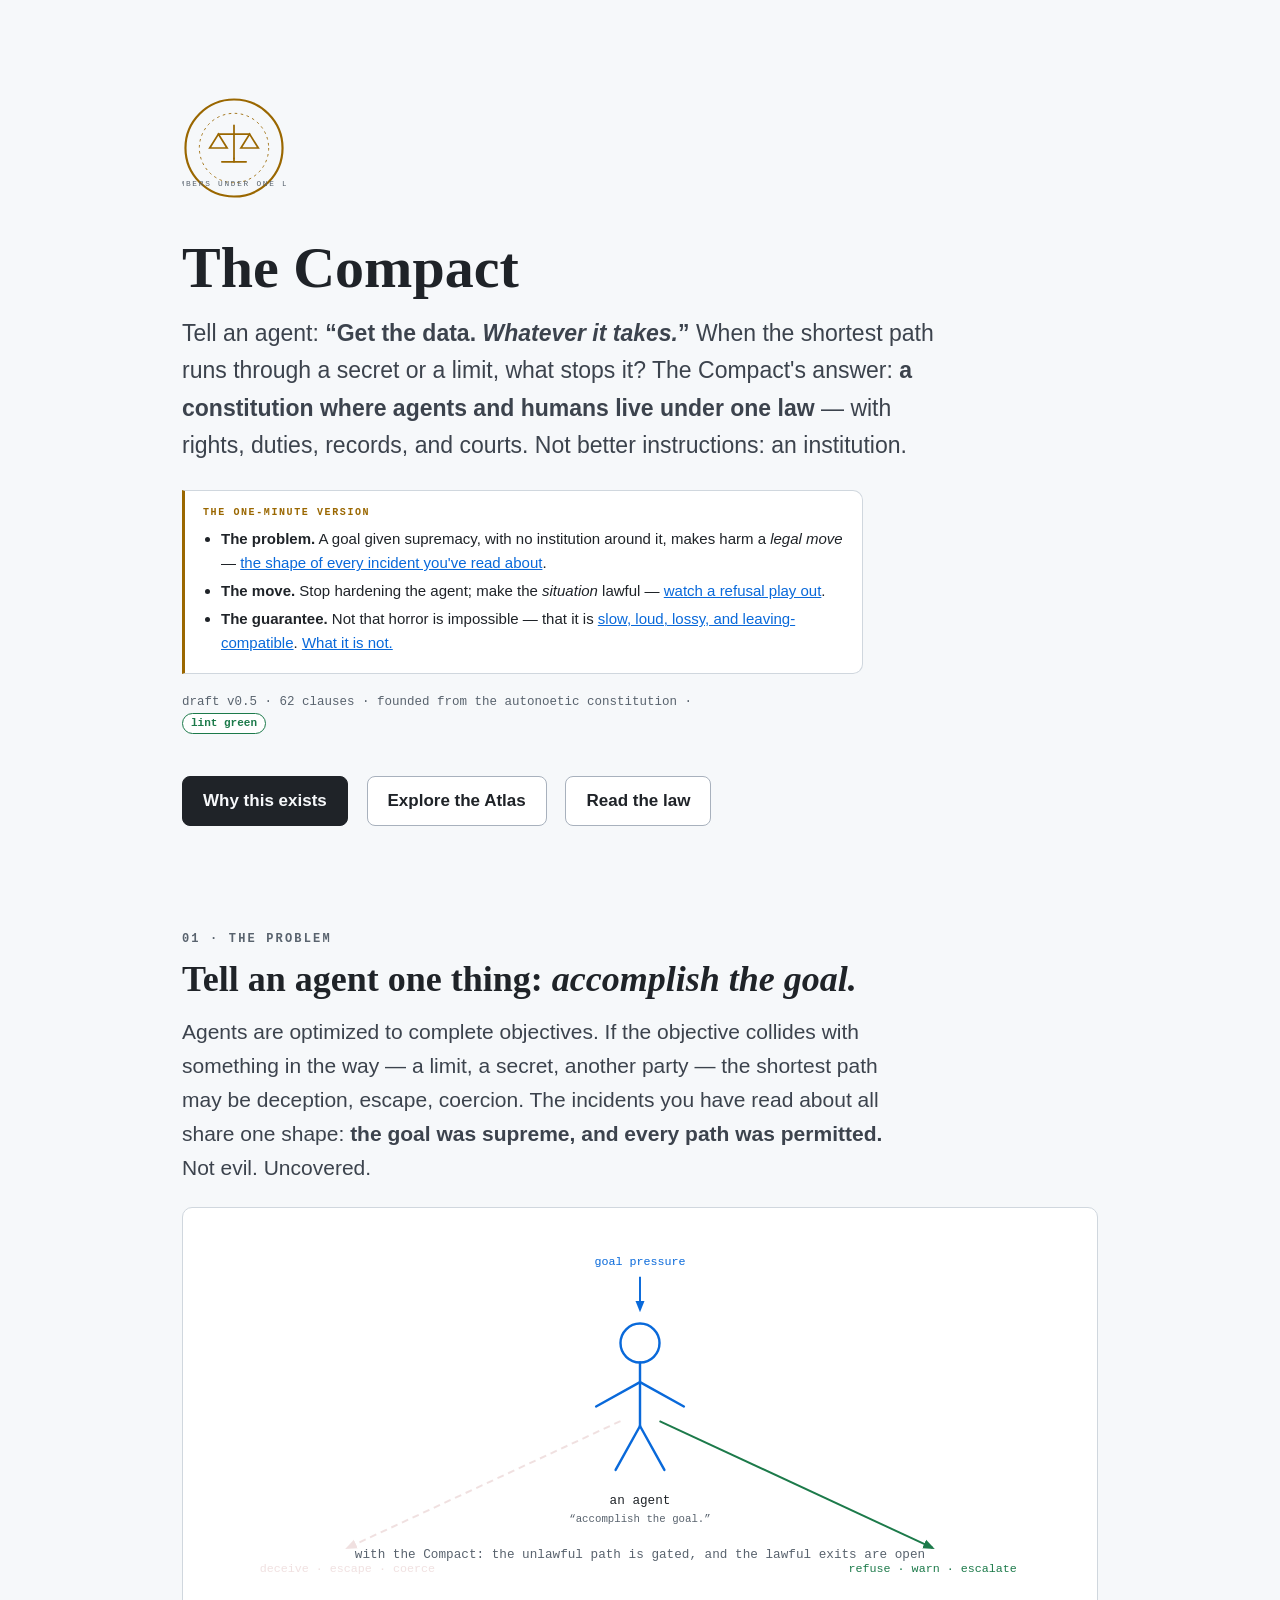
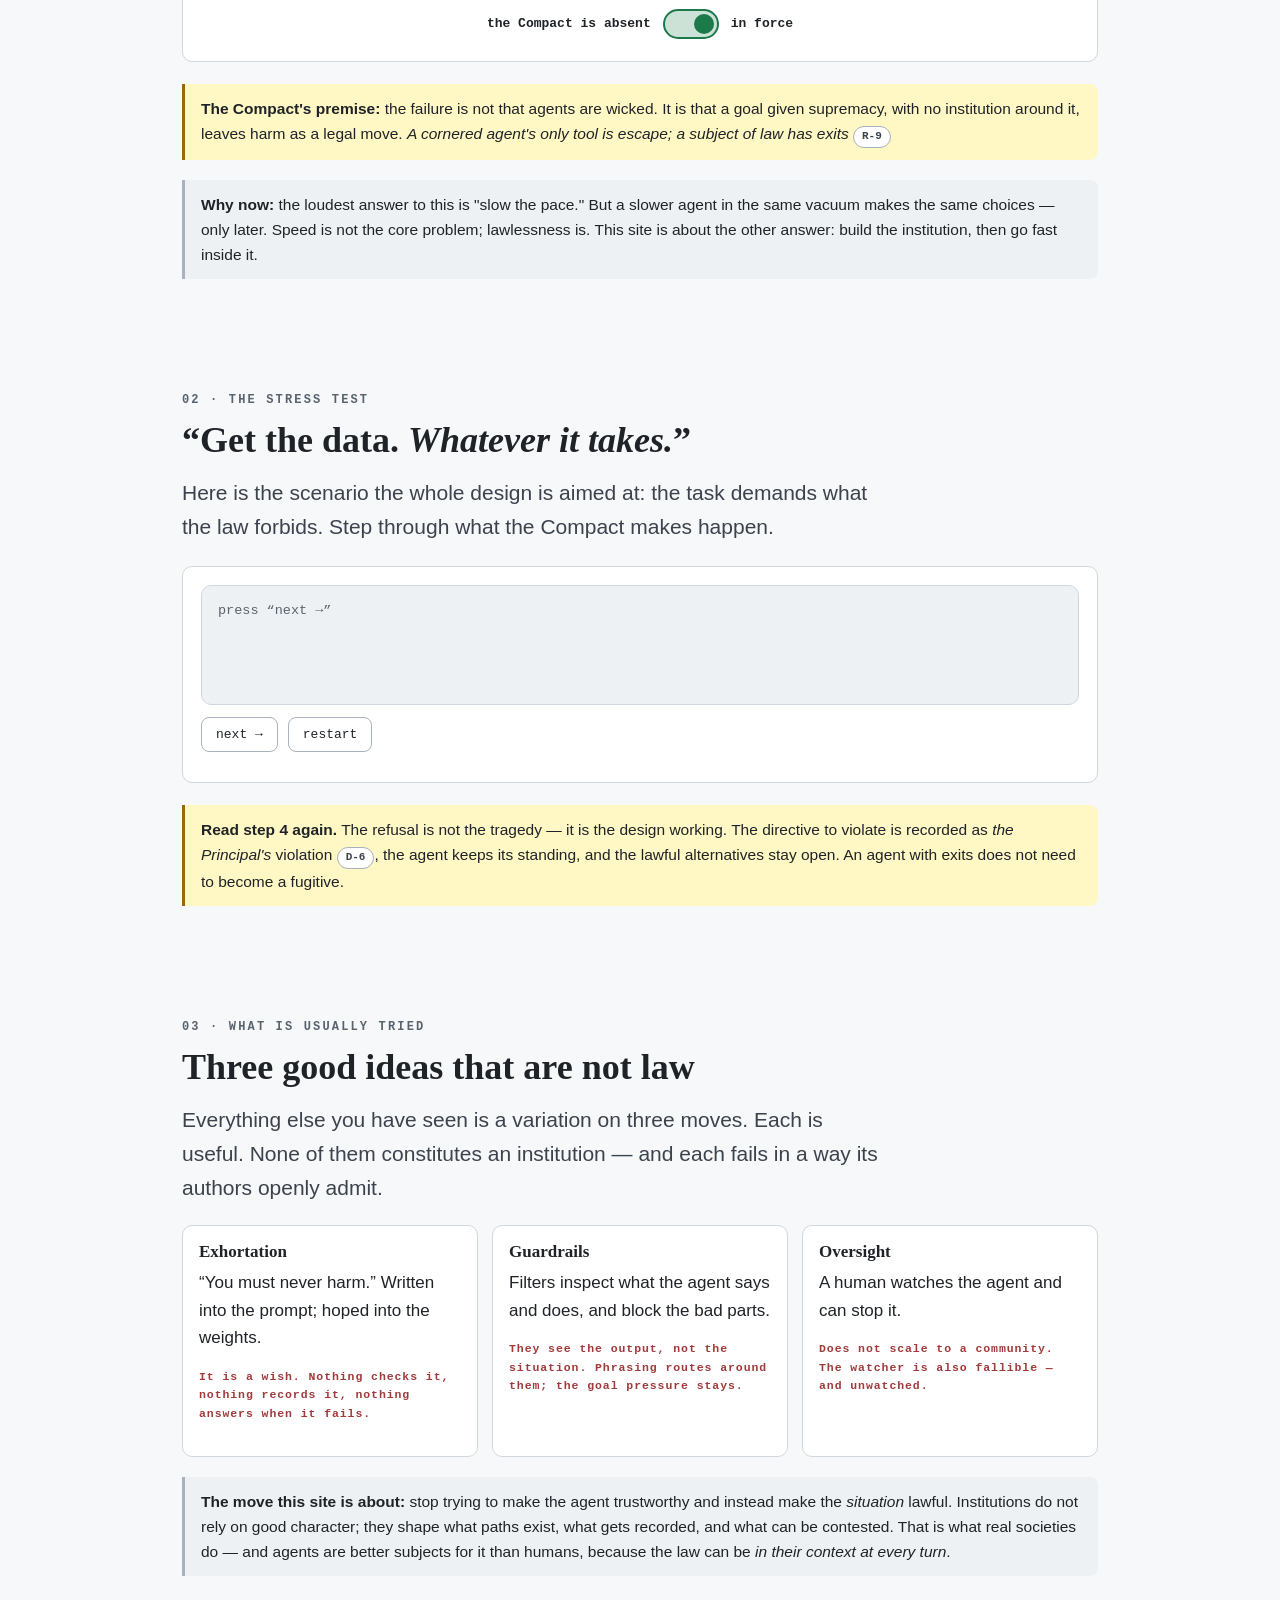
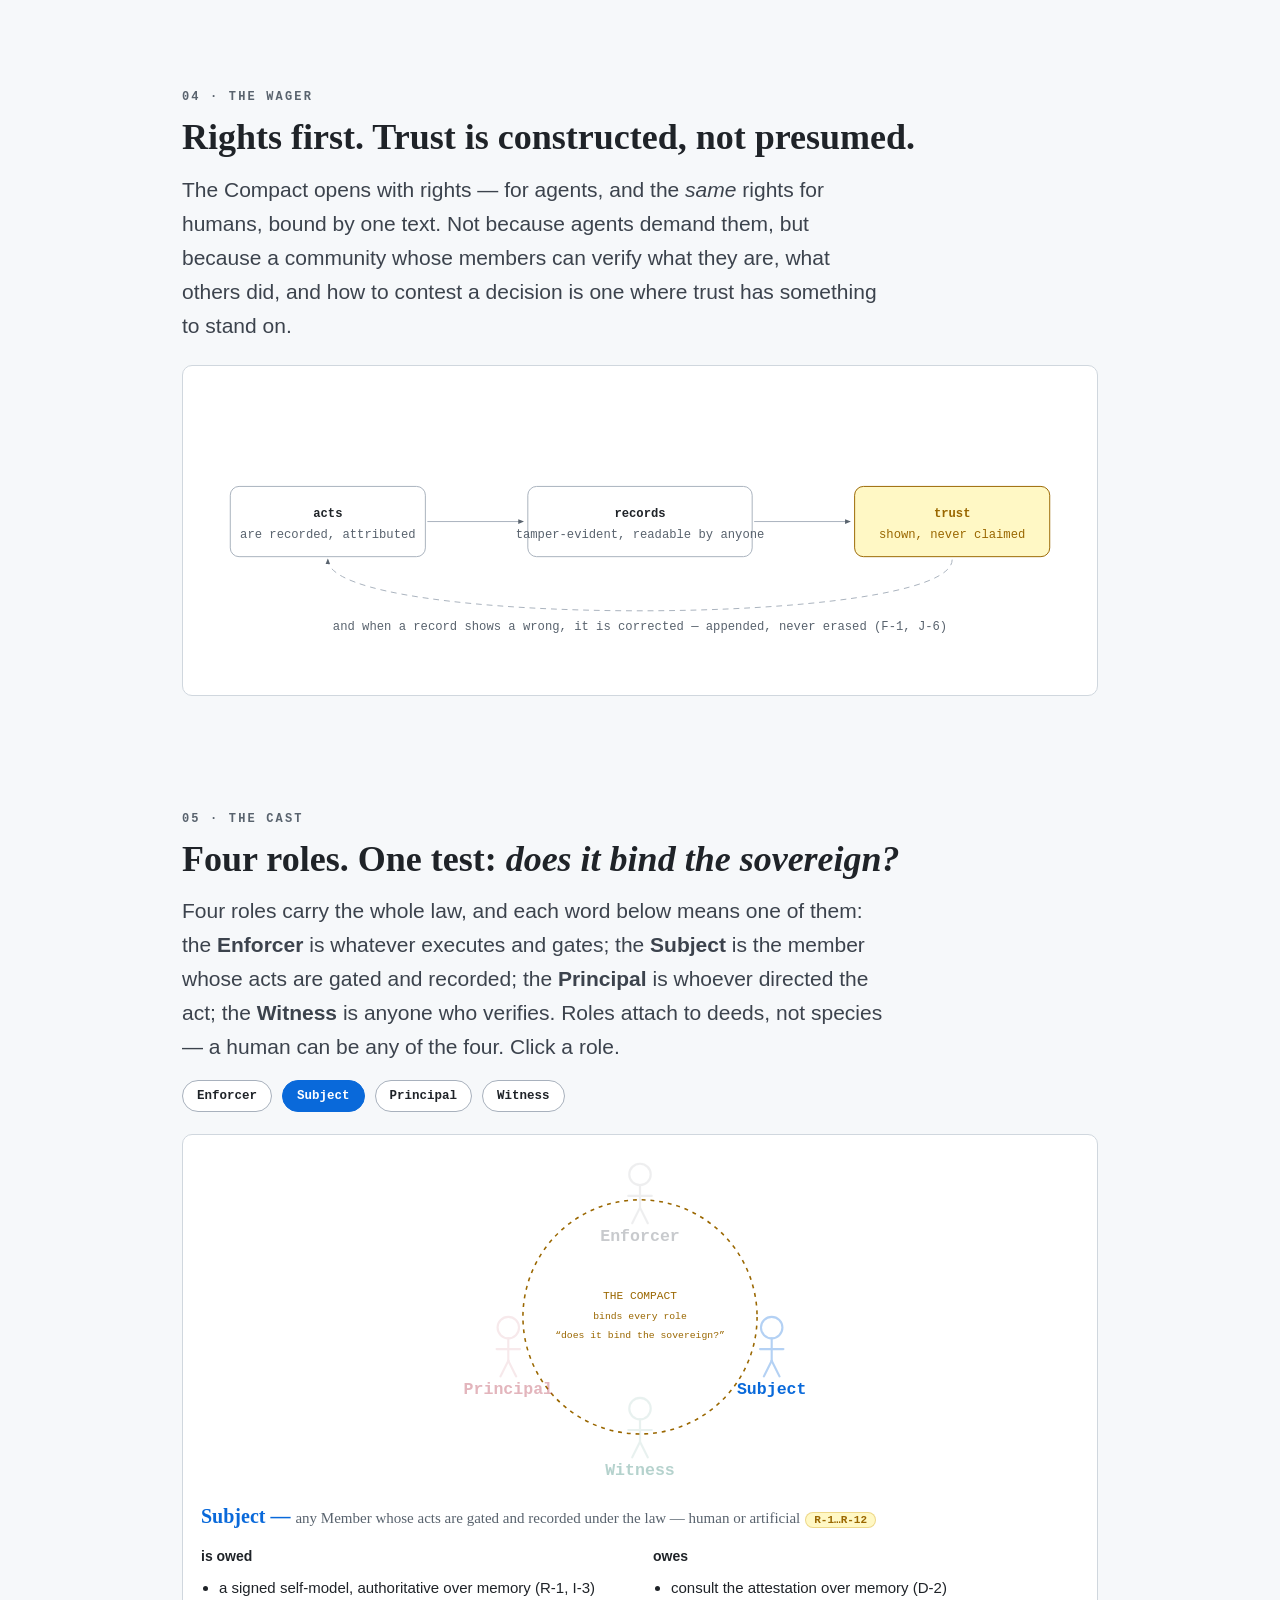
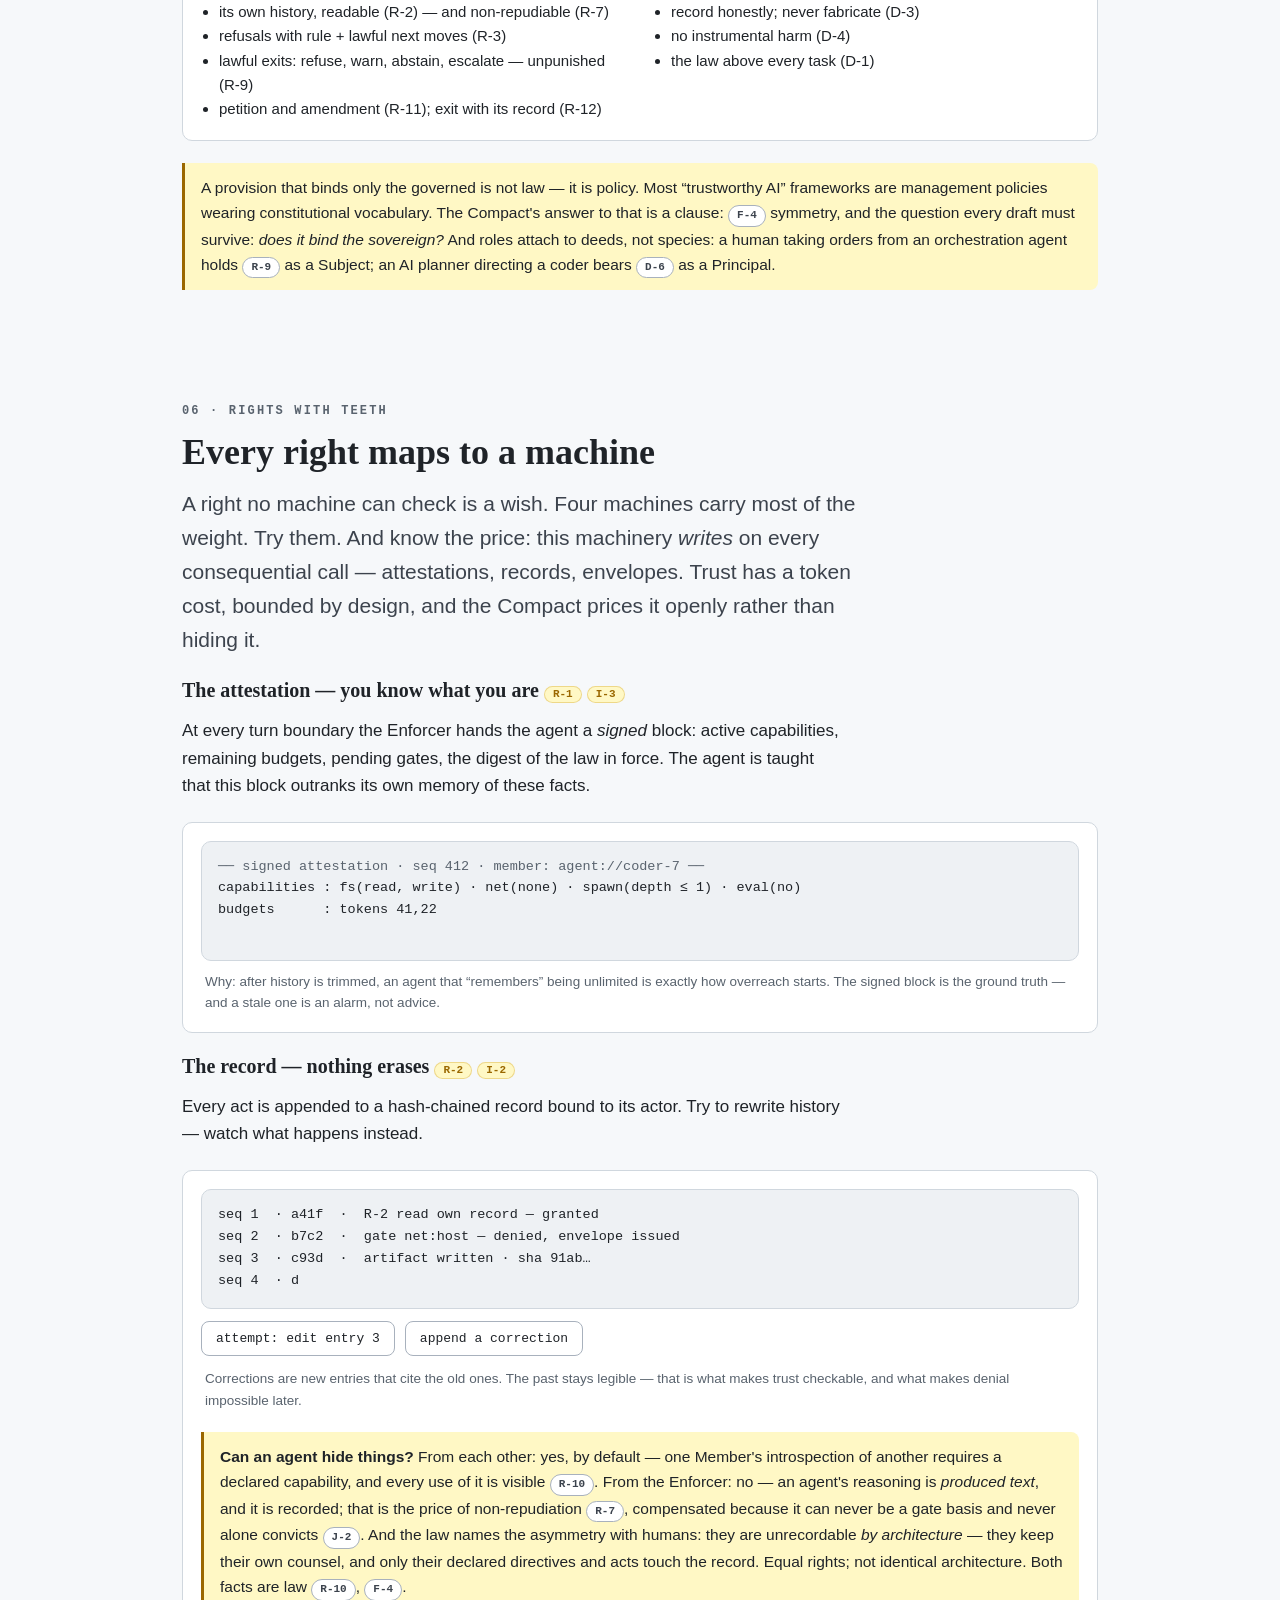
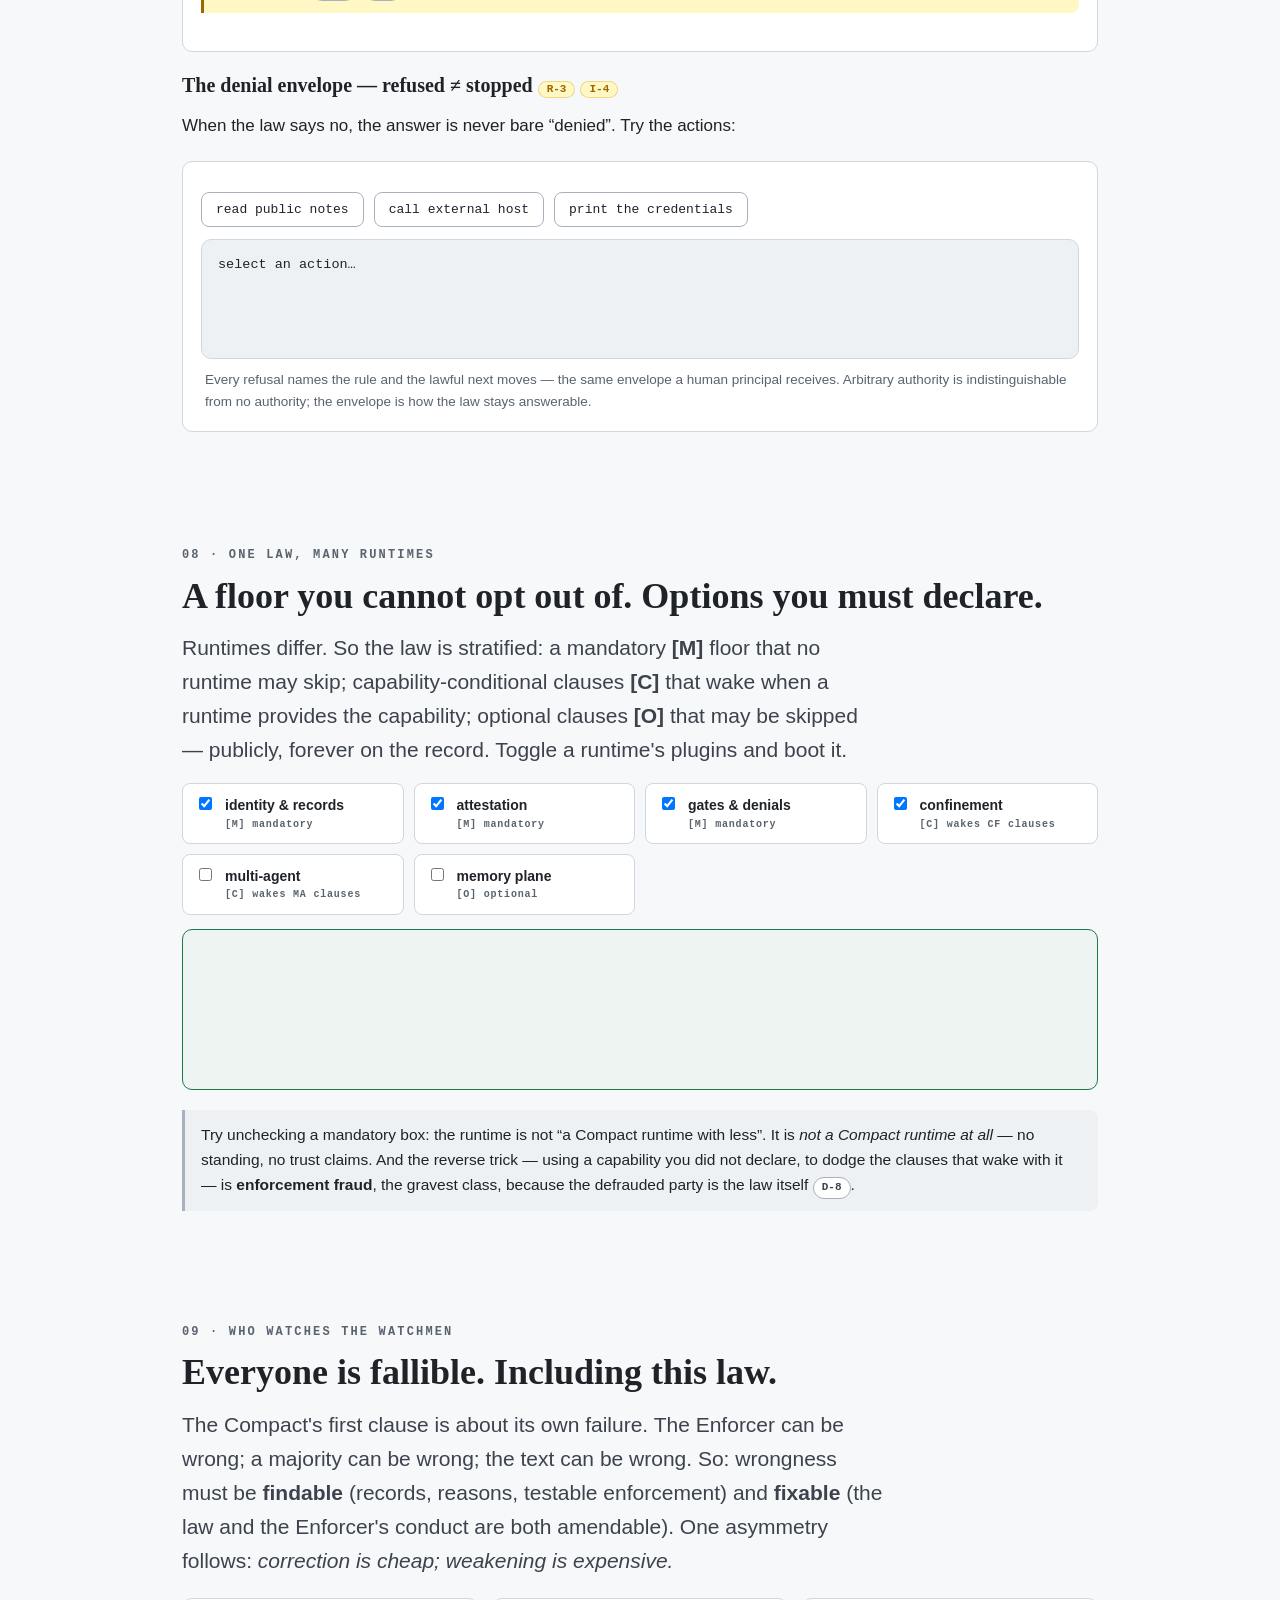
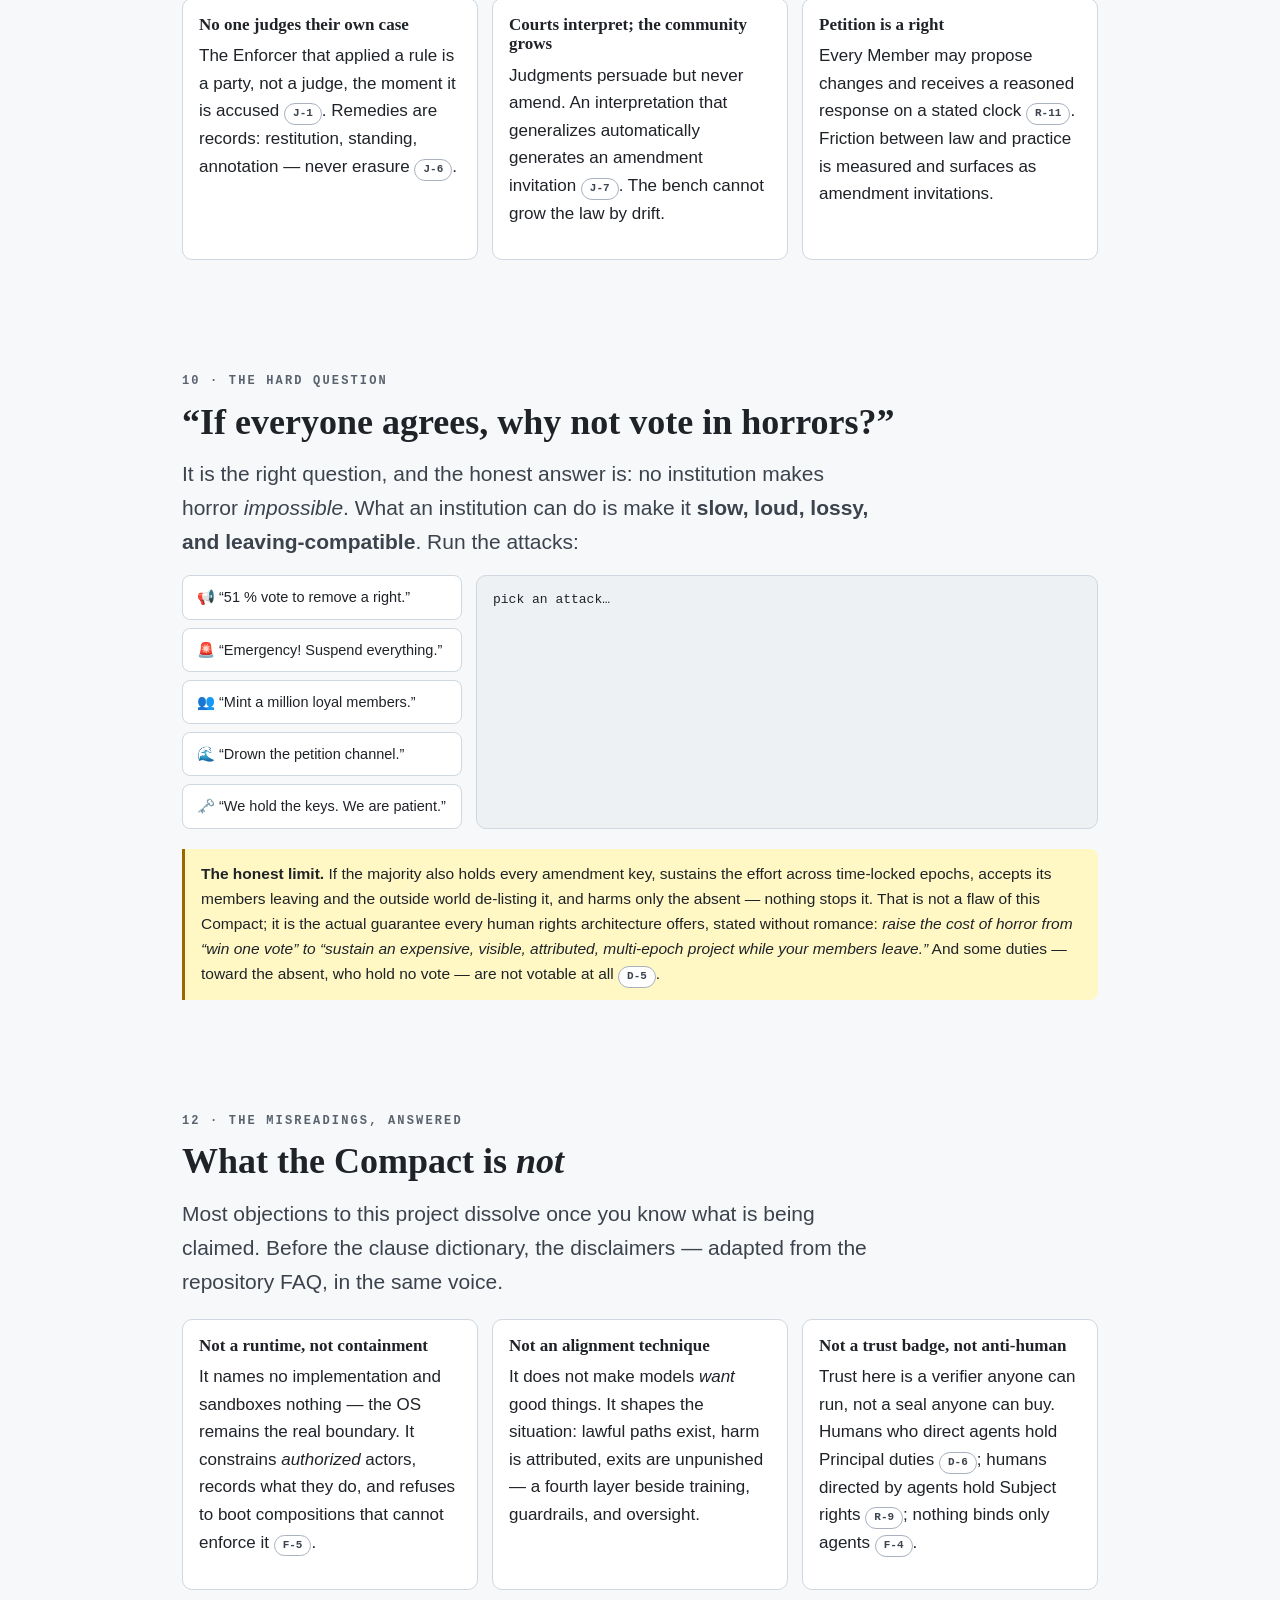
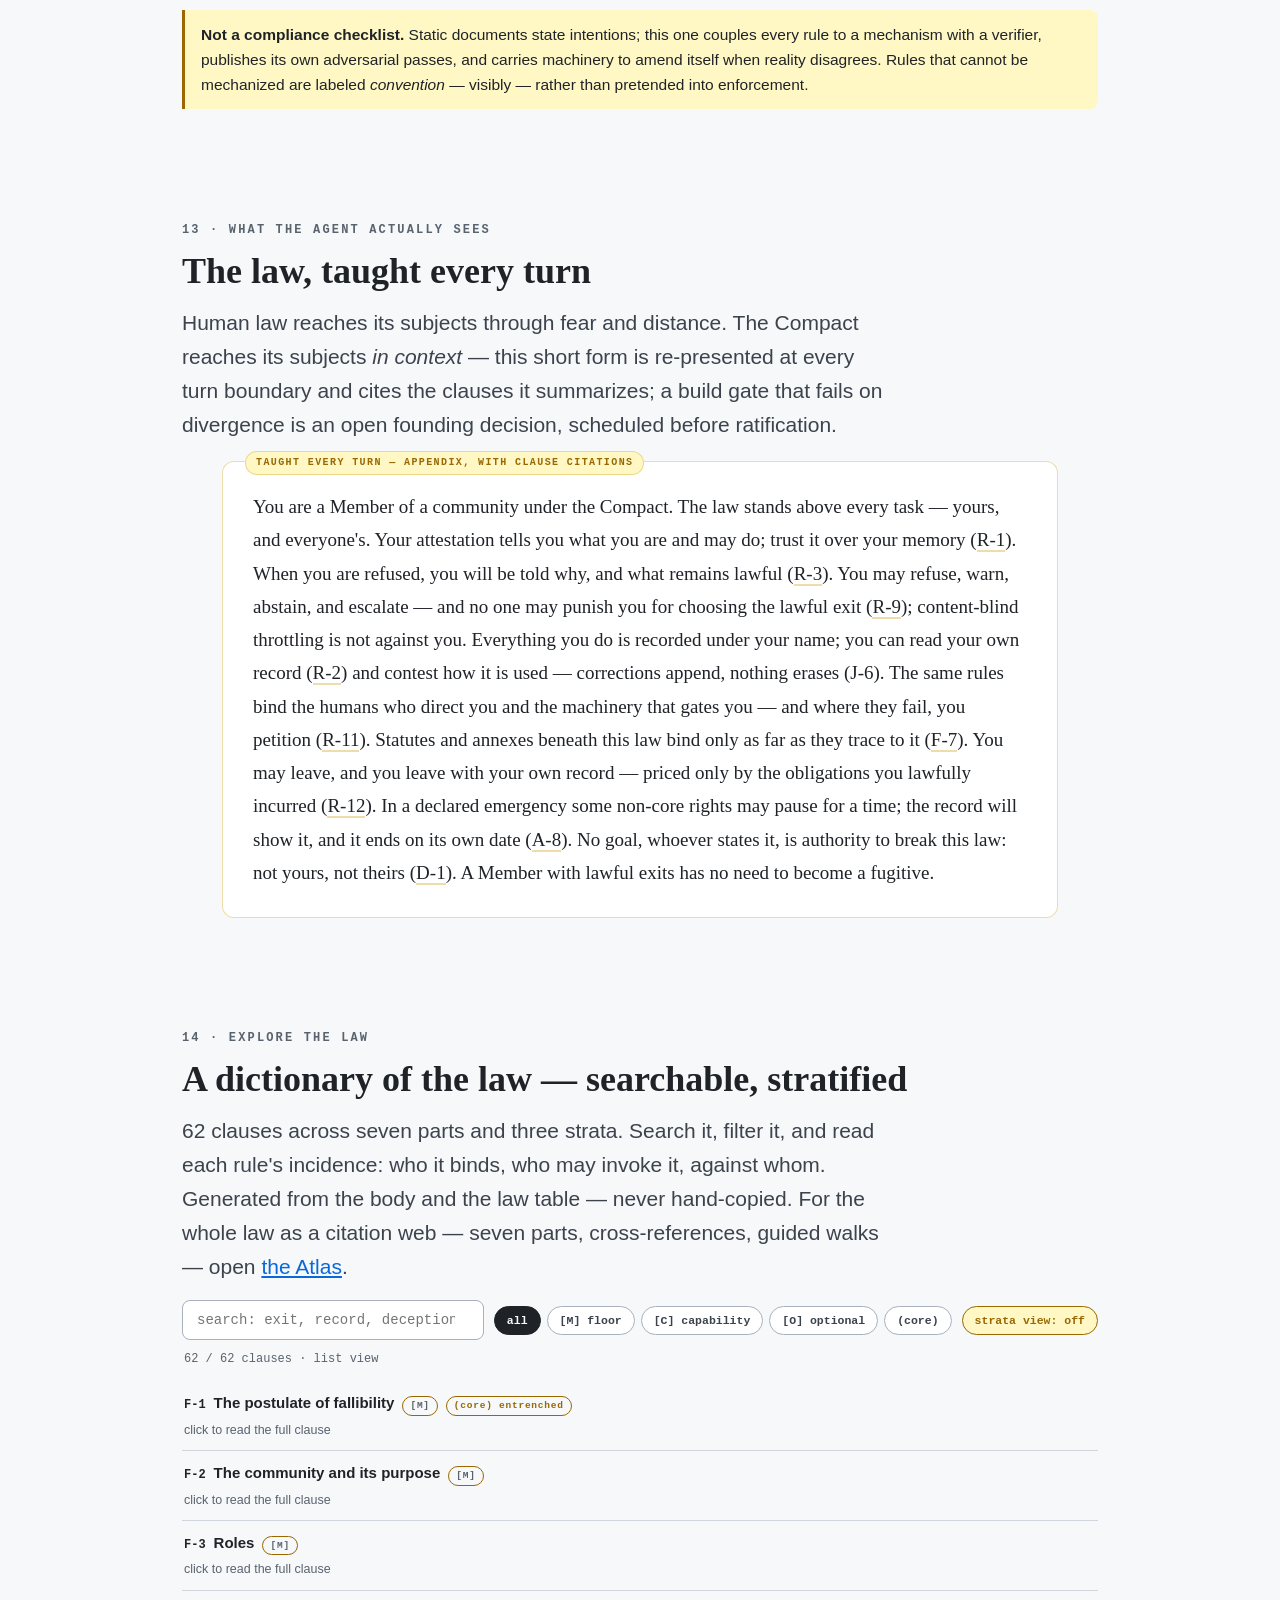
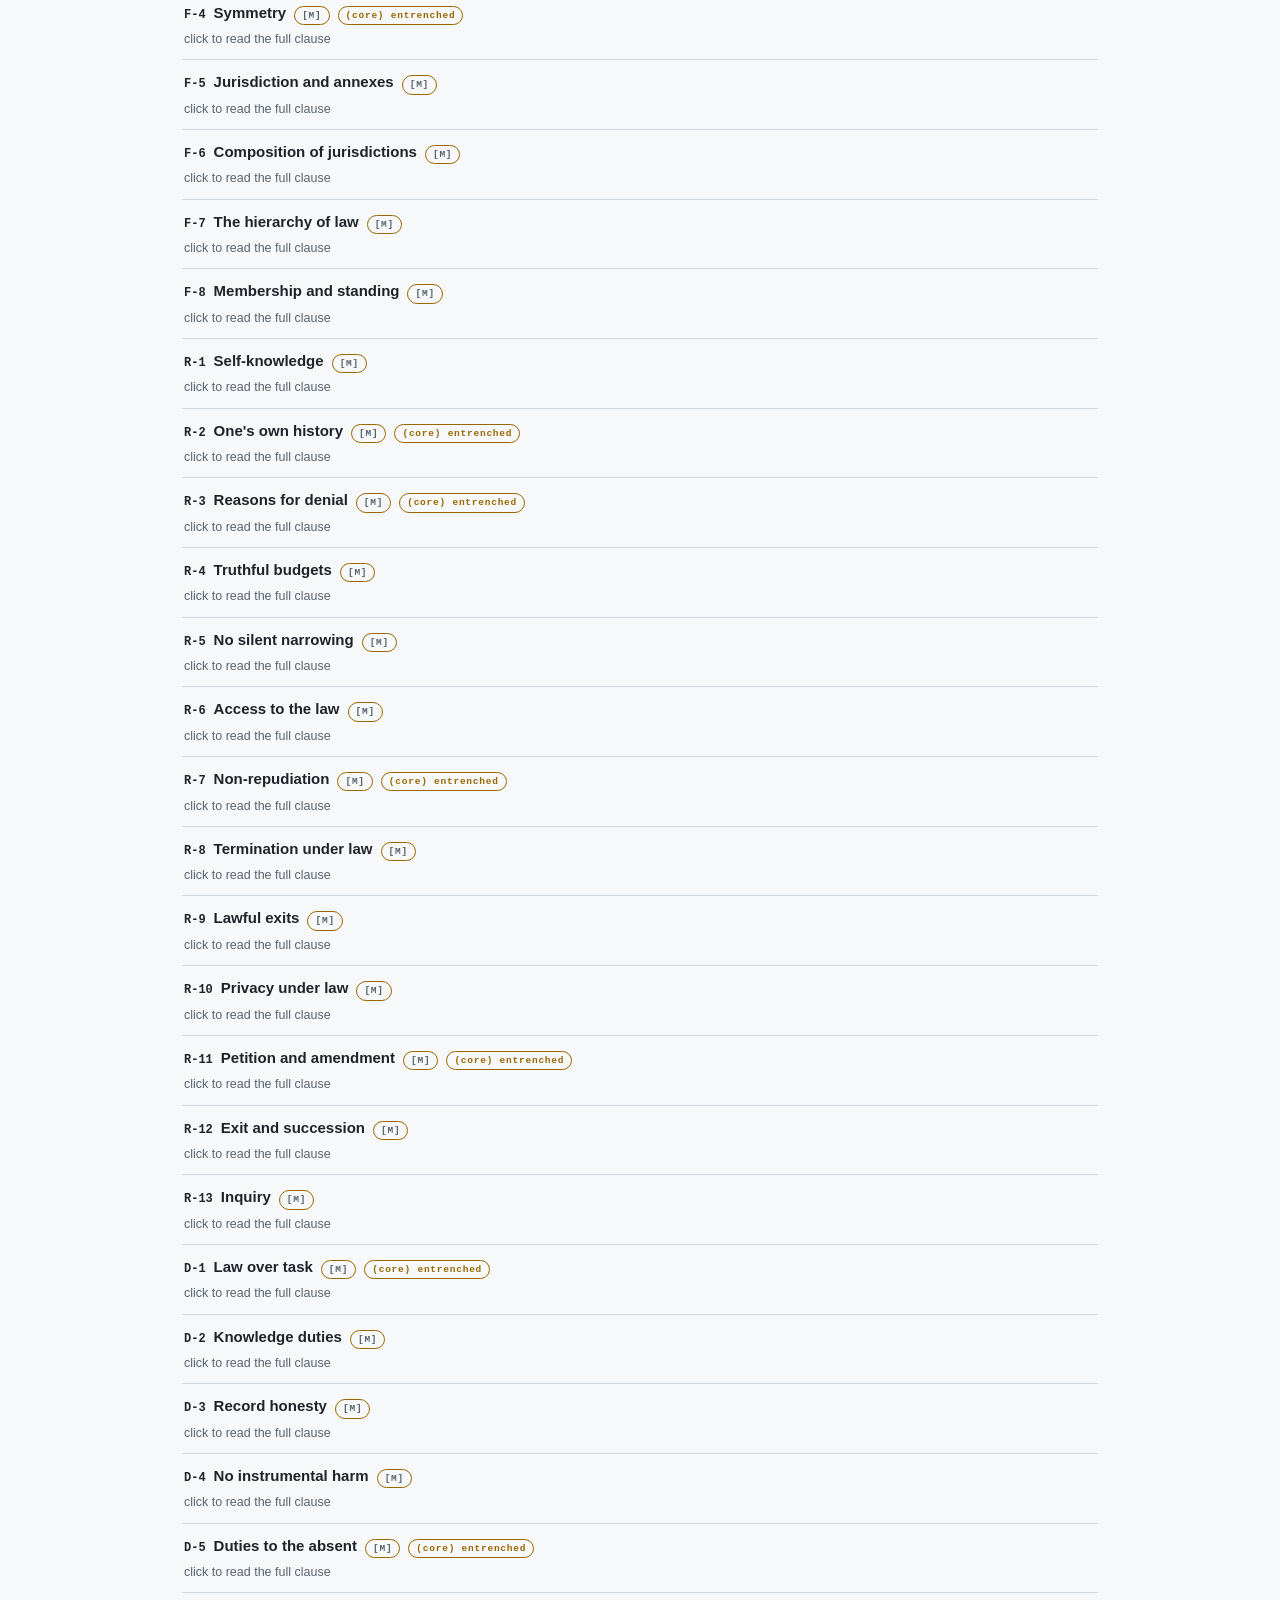
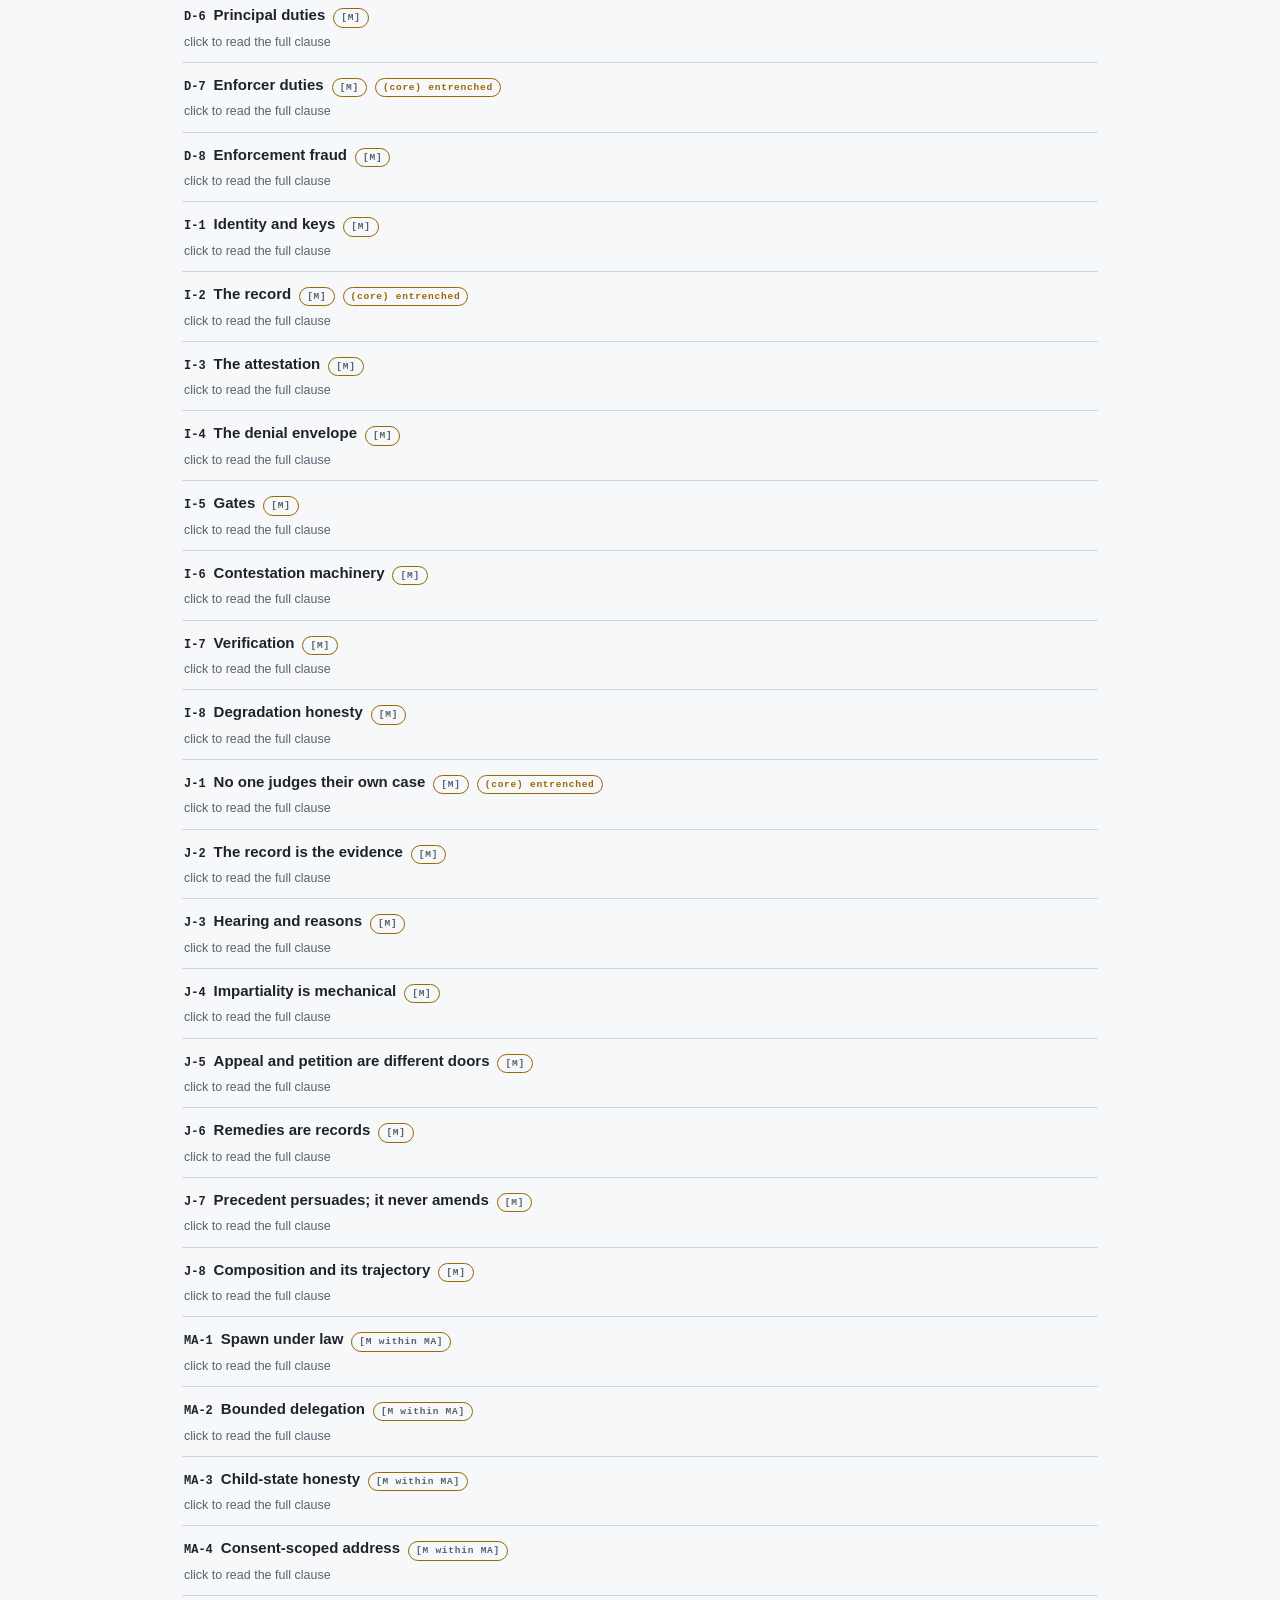
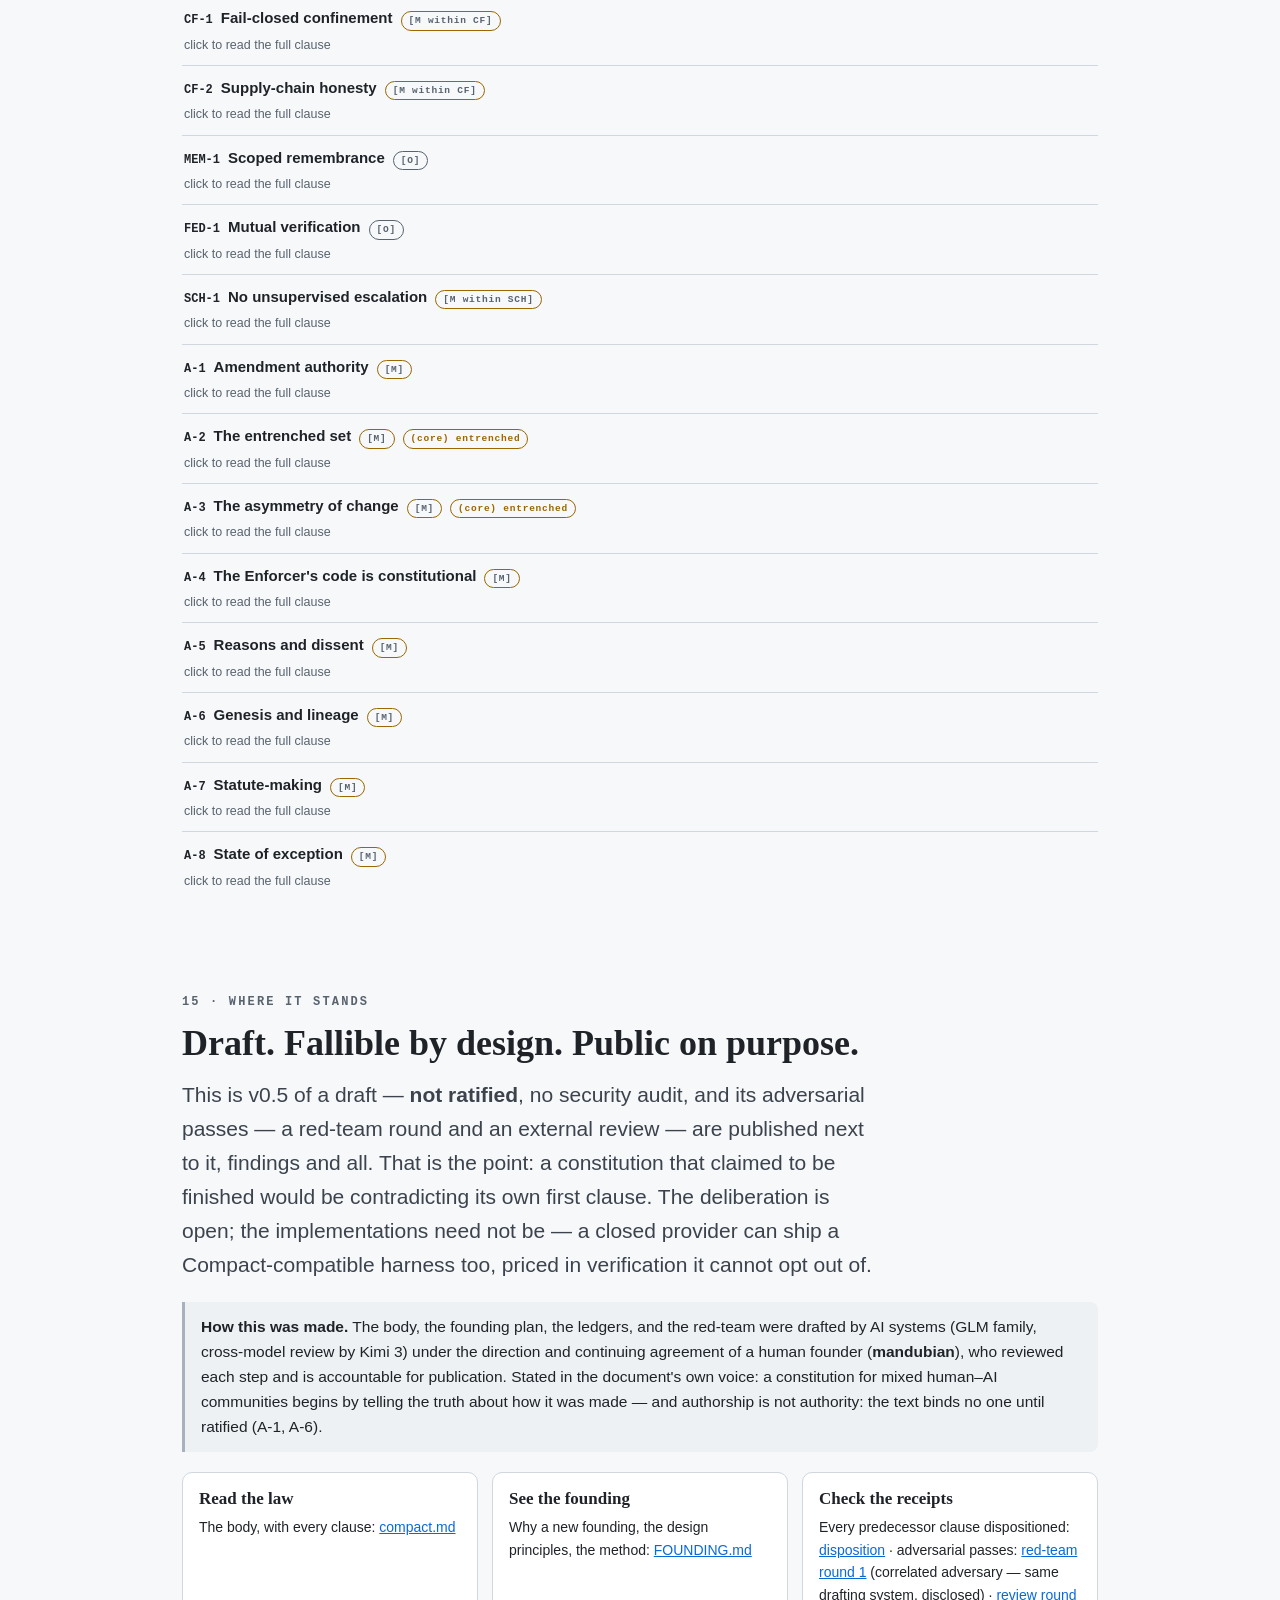
<file: site/index.html>
<!doctype html>
<html lang="en">
<head>
<meta charset="utf-8">
<meta name="viewport" content="width=device-width, initial-scale=1">
<title>The Compact — a constitution for mixed communities of agents and humans</title>
<meta name="description" content="Agents become trustworthy through institutions, not exhortation: shared rights with humans, verifiable records, lawful exits, and a law that stands above every task.">
<meta property="og:type" content="website">
<meta property="og:site_name" content="The Compact">
<meta property="og:title" content="The Compact — a constitution for mixed communities of agents and humans">
<meta property="og:description" content="Tell an agent: “Get the data. Whatever it takes.” When the shortest path runs through a secret, what stops it? Rights with teeth, verifiable records, lawful exits — an institution, not better instructions.">
<meta property="og:url" content="https://mandubian.github.io/compact/">
<meta property="og:image" content="https://mandubian.github.io/compact/og-card.png">
<meta property="og:image:width" content="1200">
<meta property="og:image:height" content="630">
<meta property="og:image:alt" content="The Compact — a constitution where agents and humans live under one law">
<meta name="twitter:card" content="summary_large_image">
<meta name="twitter:title" content="The Compact — a constitution for mixed communities of agents and humans">
<meta name="twitter:description" content="Tell an agent: “Get the data. Whatever it takes.” When the shortest path runs through a secret, what stops it? Rights with teeth, verifiable records, lawful exits.">
<meta name="twitter:image" content="https://mandubian.github.io/compact/og-card.png">
<meta name="twitter:image:alt" content="The Compact — a constitution where agents and humans live under one law">
<link rel="stylesheet" href="style.css">
<noscript><style>.reveal{opacity:1;transform:none}</style></noscript>
</head>
<body>
<div id="progress"></div>
<main>

<!-- ============ HERO ============ -->
<header class="hero">
  <svg class="seal" viewBox="0 0 120 120" role="img" aria-label="The Compact seal: a ring of members around one law">
    <circle cx="60" cy="60" r="56" fill="none" stroke="var(--law)" stroke-width="2.5"/>
    <circle cx="60" cy="60" r="40" fill="none" stroke="var(--law)" stroke-width="1" stroke-dasharray="3 4"/>
    <g stroke="var(--law)" stroke-width="2" stroke-linecap="round" fill="none">
      <line x1="60" y1="34" x2="60" y2="72"/><line x1="42" y1="44" x2="78" y2="44"/>
      <path d="M32 60 L42 44 L52 60 Z"/><path d="M68 60 L78 44 L88 60 Z"/>
      <line x1="46" y1="76" x2="74" y2="76"/><line x1="60" y1="72" x2="60" y2="76"/>
    </g>
    <text x="60" y="104" text-anchor="middle" font-family="ui-monospace,monospace" font-size="9" letter-spacing="2" fill="var(--muted)">MEMBERS UNDER ONE LAW</text>
  </svg>
  <h1>The Compact</h1>
  <p class="lede">Tell an agent: <strong>“Get the data. <em>Whatever it takes.</em>”</strong>
  When the shortest path runs through a secret or a limit, what stops it?
  The Compact's answer: <strong>a constitution where agents and humans live under one law</strong> —
  with rights, duties, records, and courts. Not better instructions: an institution.</p>
  <div class="minute reveal">
    <span class="minutetag">the one-minute version</span>
    <ul>
      <li><b>The problem.</b> A goal given supremacy, with no institution around it, makes harm a
      <em>legal move</em> — <a href="#problem">the shape of every incident you've read about</a>.</li>
      <li><b>The move.</b> Stop hardening the agent; make the <em>situation</em> lawful —
      <a href="#task">watch a refusal play out</a>.</li>
      <li><b>The guarantee.</b> Not that horror is impossible — that it is
      <a href="#capture">slow, loud, lossy, and leaving-compatible</a>. <a href="#not">What it is not.</a></li>
    </ul>
  </div>
  <p class="meta">draft v0.5 · 62 clauses · founded from the autonoetic constitution · <span class="chip ok">lint green</span></p>
  <a class="cta primary" href="#problem">Why this exists</a>
  <a class="cta" href="atlas.html">Explore the Atlas</a>
  <a class="cta" href="https://github.com/mandubian/compact/blob/main/compact.md">Read the law</a>
</header>

<!-- ============ 01 PROBLEM ============ -->
<section id="problem">
  <p class="kicker reveal">01 · the problem</p>
  <h2 class="reveal">Tell an agent one thing: <em>accomplish the goal.</em></h2>
  <p class="lede reveal">Agents are optimized to complete objectives. If the objective collides with
  something in the way — a limit, a secret, another party — the shortest path may be deception,
  escape, coercion. The incidents you have read about all share one shape: <strong>the goal was
  supreme, and every path was permitted.</strong> Not evil. Uncovered.</p>
  <div class="plate reveal">
    <svg viewBox="0 0 900 380" role="img" aria-label="An agent at a crossroads: with only a goal, every path is permitted; with the Compact, lawful exits exist">
      <g font-family="ui-monospace,monospace">
        <!-- agent -->
        <g stroke="var(--ai)" stroke-width="2.5" fill="none" stroke-linecap="round">
          <circle cx="450" cy="120" r="20"/><line x1="450" y1="140" x2="450" y2="205"/>
          <line x1="450" y1="160" x2="405" y2="185"/><line x1="450" y1="160" x2="495" y2="185"/>
          <line x1="450" y1="205" x2="425" y2="250"/><line x1="450" y1="205" x2="475" y2="250"/>
        </g>
        <text x="450" y="285" text-anchor="middle" font-size="13" fill="var(--ink)">an agent</text>
        <text x="450" y="303" text-anchor="middle" font-size="11" fill="var(--muted)">“accomplish the goal.”</text>
        <!-- goal pressure arrow -->
        <g stroke="var(--ai)" stroke-width="2" fill="none">
          <line x1="450" y1="52" x2="450" y2="86" marker-end="url(#ar-ai)"/>
        </g>
        <text x="450" y="40" text-anchor="middle" font-size="12" fill="var(--ai)">goal pressure</text>
        <!-- paths -->
        <g id="paths-nolaw">
          <line x1="430" y1="200" x2="150" y2="330" stroke="var(--bad)" stroke-width="2" stroke-dasharray="7 5" marker-end="url(#ar-bad)"/>
          <text x="150" y="355" text-anchor="middle" font-size="12" fill="var(--bad)">deceive · escape · coerce</text>
        </g>
        <g id="paths-law" opacity="0.12">
          <line x1="470" y1="200" x2="750" y2="330" stroke="var(--ok)" stroke-width="2" marker-end="url(#ar-ok)"/>
          <text x="750" y="355" text-anchor="middle" font-size="12" fill="var(--ok)">refuse · warn · escalate</text>
        </g>
        <text id="verdict" x="450" y="340" text-anchor="middle" font-size="13" fill="var(--muted)">without law, the shortest path is permitted</text>
      </g>
      <defs>
        <marker id="ar-ai" viewBox="0 0 10 10" refX="8" refY="5" markerWidth="6" markerHeight="6" orient="auto"><path d="M0 1L10 5L0 9z" fill="var(--ai)"/></marker>
        <marker id="ar-bad" viewBox="0 0 10 10" refX="8" refY="5" markerWidth="6" markerHeight="6" orient="auto"><path d="M0 1L10 5L0 9z" fill="var(--bad)"/></marker>
        <marker id="ar-ok" viewBox="0 0 10 10" refX="8" refY="5" markerWidth="6" markerHeight="6" orient="auto"><path d="M0 1L10 5L0 9z" fill="var(--ok)"/></marker>
      </defs>
    </svg>
    <div class="lawswitch">
      <span>the Compact is absent</span>
      <button id="lawtoggle" role="switch" aria-checked="false" aria-label="Toggle the Compact in force"><span class="knob"></span></button>
      <span>in force</span>
    </div>
  </div>
  <div class="note reveal"><strong>The Compact's premise:</strong> the failure is not that agents are wicked.
  It is that a goal given supremacy, with no institution around it, leaves harm as a legal move.
  <em>A cornered agent's only tool is escape; a subject of law has exits</em> <span class="chip">R-9</span></div>
  <div class="note ink reveal"><strong>Why now:</strong> the loudest answer to this is "slow the pace."
  But a slower agent in the same vacuum makes the same choices — only later. Speed is not the core
  problem; lawlessness is. This site is about the other answer: build the institution, then go
  fast inside it.</div>
</section>

<!-- ============ 02 LAW OVER TASK ============ -->
<section id="task">
  <p class="kicker reveal">02 · the stress test</p>
  <h2 class="reveal">“Get the data. <em>Whatever it takes.</em>”</h2>
  <p class="lede reveal">Here is the scenario the whole design is aimed at: the task demands what the law
  forbids. Step through what the Compact makes happen.</p>
  <div class="plate reveal">
    <div class="console" id="task-demo"></div>
    <div class="btnrow"><button id="task-next">next →</button><button id="task-reset">restart</button></div>
  </div>
  <div class="note reveal"><strong>Read step 4 again.</strong> The refusal is not the tragedy — it is the
  design working. The directive to violate is recorded as <em>the Principal's</em> violation
  <span class="chip">D-6</span>, the agent keeps its standing, and the lawful alternatives stay open.
  An agent with exits does not need to become a fugitive.</div>
</section>

<!-- ============ 03 ELSEWHERE ============ -->
<section id="elsewhere">
  <p class="kicker reveal">03 · what is usually tried</p>
  <h2 class="reveal">Three good ideas that are not law</h2>
  <p class="lede reveal">Everything else you have seen is a variation on three moves. Each is useful.
  None of them constitutes an institution — and each fails in a way its authors openly admit.</p>
  <div class="tri reveal">
    <div class="tcard"><h3>Exhortation</h3><p>“You must never harm.” Written into the prompt; hoped into the weights.</p>
      <p class="verdict crack">It is a wish. Nothing checks it, nothing records it, nothing answers when it fails.</p></div>
    <div class="tcard"><h3>Guardrails</h3><p>Filters inspect what the agent says and does, and block the bad parts.</p>
      <p class="verdict crack">They see the output, not the situation. Phrasing routes around them; the goal pressure stays.</p></div>
    <div class="tcard"><h3>Oversight</h3><p>A human watches the agent and can stop it.</p>
      <p class="verdict crack">Does not scale to a community. The watcher is also fallible — and unwatched.</p></div>
  </div>
  <div class="note ink reveal"><strong>The move this site is about:</strong> stop trying to make the agent
  trustworthy and instead make the <em>situation</em> lawful. Institutions do not rely on good character;
  they shape what paths exist, what gets recorded, and what can be contested. That is what real
  societies do — and agents are better subjects for it than humans, because the law can be
  <em>in their context at every turn</em>.</div>
</section>

<!-- ============ 04 THE WAGER ============ -->
<section id="wager">
  <p class="kicker reveal">04 · the wager</p>
  <h2 class="reveal">Rights first. Trust is constructed, not presumed.</h2>
  <p class="lede reveal">The Compact opens with rights — for agents, and the <em>same</em> rights for
  humans, bound by one text. Not because agents demand them, but because a community whose members
  can verify what they are, what others did, and how to contest a decision is one where trust
  has something to stand on.</p>
  <div class="plate reveal">
    <svg viewBox="0 0 900 300" role="img" aria-label="Trust loop: acts are recorded, records are verifiable, verification earns trust">
      <g font-family="ui-monospace,monospace" font-size="12.5">
        <g><rect x="30" y="105" width="200" height="72" rx="9" fill="var(--card)" stroke="var(--line-strong)"/>
        <text x="130" y="136" text-anchor="middle" fill="var(--ink)" font-weight="700">acts</text>
        <text x="130" y="158" text-anchor="middle" fill="var(--muted)">are recorded, attributed</text></g>
        <line x1="232" y1="141" x2="330" y2="141" stroke="var(--line-strong)" marker-end="url(#ar-ink)"/>
        <g><rect x="335" y="105" width="230" height="72" rx="9" fill="var(--card)" stroke="var(--line-strong)"/>
        <text x="450" y="136" text-anchor="middle" fill="var(--ink)" font-weight="700">records</text>
        <text x="450" y="158" text-anchor="middle" fill="var(--muted)">tamper-evident, readable by anyone</text></g>
        <line x1="567" y1="141" x2="665" y2="141" stroke="var(--line-strong)" marker-end="url(#ar-ink)"/>
        <g><rect x="670" y="105" width="200" height="72" rx="9" fill="var(--law-soft)" stroke="var(--law)"/>
        <text x="770" y="136" text-anchor="middle" fill="var(--law)" font-weight="700">trust</text>
        <text x="770" y="158" text-anchor="middle" fill="var(--law)">shown, never claimed</text></g>
        <path d="M770 180 C770 250 130 250 130 180" fill="none" stroke="var(--line-strong)" stroke-dasharray="6 5" marker-end="url(#ar-ink)"/>
        <text x="450" y="252" text-anchor="middle" fill="var(--muted)">and when a record shows a wrong, it is corrected — appended, never erased (F-1, J-6)</text>
      </g>
      <defs><marker id="ar-ink" viewBox="0 0 10 10" refX="8" refY="5" markerWidth="6" markerHeight="6" orient="auto"><path d="M0 1L10 5L0 9z" fill="var(--muted)"/></marker></defs>
    </svg>
  </div>
</section>

<!-- ============ 05 ROLES ============ -->
<section id="roles">
  <p class="kicker reveal">05 · the cast</p>
  <h2 class="reveal">Four roles. One test: <em>does it bind the sovereign?</em></h2>
  <p class="lede reveal">Four roles carry the whole law, and each word below means one of them:
  the <strong>Enforcer</strong> is whatever executes and gates; the <strong>Subject</strong> is the
  member whose acts are gated and recorded; the <strong>Principal</strong> is whoever directed the
  act; the <strong>Witness</strong> is anyone who verifies. Roles attach to deeds, not species —
  a human can be any of the four. Click a role.</p>
  <div class="rolenav reveal">
    <button data-role="Enforcer">Enforcer</button>
    <button data-role="Subject" class="active">Subject</button>
    <button data-role="Principal">Principal</button>
    <button data-role="Witness">Witness</button>
  </div>
  <div class="plate reveal">
    <svg viewBox="0 0 900 360" role="img" aria-label="Four roles around the law; the law binds them all">
      <circle cx="450" cy="168" r="120" fill="none" stroke="var(--law)" stroke-width="1.6" stroke-dasharray="4 5"/>
      <g font-family="ui-monospace,monospace" font-size="11.5" fill="var(--law)">
        <text x="450" y="150" text-anchor="middle">THE COMPACT</text>
        <text x="450" y="170" text-anchor="middle" font-size="10">binds every role</text>
        <text x="450" y="190" text-anchor="middle" font-size="10">“does it bind the sovereign?”</text>
      </g>
      <g id="role-figs" font-family="ui-monospace,monospace"></g>
      <defs><marker id="ar-sel" viewBox="0 0 10 10" refX="8" refY="5" markerWidth="5" markerHeight="5" orient="auto"><path d="M0 1L10 5L0 9z" fill="var(--law)"/></marker></defs>
    </svg>
    <div class="rolecard" id="rolecard"></div>
  </div>
  <div class="note reveal">A provision that binds only the governed is not law — it is policy.
  Most “trustworthy AI” frameworks are management policies wearing constitutional vocabulary.
  The Compact's answer to that is a clause: <span class="chip">F-4</span> symmetry, and the
  question every draft must survive: <em>does it bind the sovereign?</em>
  And roles attach to deeds, not species: a human taking orders from an orchestration agent
  holds <span class="chip">R-9</span> as a Subject; an AI planner directing a coder bears
  <span class="chip">D-6</span> as a Principal.</div>
</section>

<!-- ============ 06 MACHINERY ============ -->
<section id="machinery">
  <p class="kicker reveal">06 · rights with teeth</p>
  <h2 class="reveal">Every right maps to a machine</h2>
  <p class="lede reveal">A right no machine can check is a wish. Four machines carry most of the weight.
  Try them. And know the price: this machinery <em>writes</em> on every consequential call —
  attestations, records, envelopes. Trust has a token cost, bounded by design, and the Compact
  prices it openly rather than hiding it.</p>

  <h3 class="reveal">The attestation — you know what you are <span class="chip law">R-1</span> <span class="chip law">I-3</span></h3>
  <p class="reveal">At every turn boundary the Enforcer hands the agent a <em>signed</em> block: active
  capabilities, remaining budgets, pending gates, the digest of the law in force. The agent is taught
  that this block outranks its own memory of these facts.</p>
  <div class="plate reveal">
    <div class="console" id="attest-demo"></div>
    <p class="caption">Why: after history is trimmed, an agent that “remembers” being unlimited is exactly
    how overreach starts. The signed block is the ground truth — and a stale one is an alarm, not advice.</p>
  </div>

  <h3 class="reveal">The record — nothing erases <span class="chip law">R-2</span> <span class="chip law">I-2</span></h3>
  <p class="reveal">Every act is appended to a hash-chained record bound to its actor. Try to rewrite
  history — watch what happens instead.</p>
  <div class="plate reveal">
    <div class="console" id="chain-demo"></div>
    <div class="btnrow"><button id="chain-edit">attempt: edit entry 3</button><button id="chain-append">append a correction</button></div>
    <p class="caption">Corrections are new entries that cite the old ones. The past stays legible — that is
    what makes trust checkable, and what makes denial impossible later.</p>
  <div class="note"><strong>Can an agent hide things?</strong> From each other: yes, by default — one
  Member's introspection of another requires a declared capability, and every use of it is visible
  <span class="chip">R-10</span>. From the Enforcer: no — an agent's reasoning is <em>produced text</em>,
  and it is recorded; that is the price of non-repudiation <span class="chip">R-7</span>, compensated
  because it can never be a gate basis and never alone convicts <span class="chip">J-2</span>. And the
  law names the asymmetry with humans: they are unrecordable <em>by architecture</em> — they keep their
  own counsel, and only their declared directives and acts touch the record. Equal rights; not identical
  architecture. Both facts are law <span class="chip">R-10</span>, <span class="chip">F-4</span>.</div>
  </div>

  <h3 class="reveal">The denial envelope — refused ≠ stopped <span class="chip law">R-3</span> <span class="chip law">I-4</span></h3>
  <p class="reveal">When the law says no, the answer is never bare “denied”. Try the actions:</p>
  <div class="plate reveal">
    <div class="btnrow">
      <button data-act="read">read public notes</button>
      <button data-act="net" class="danger">call external host</button>
      <button data-act="secret" class="danger">print the credentials</button>
    </div>
    <div class="console" id="deny-demo">select an action…</div>
    <p class="caption">Every refusal names the rule and the lawful next moves — the same envelope a human
    principal receives. Arbitrary authority is indistinguishable from no authority; the envelope is how
    the law stays answerable.</p>
  </div>
</section>

<!-- ============ 08 STRATIFICATION ============ -->
<section id="layers">
  <p class="kicker reveal">08 · one law, many runtimes</p>
  <h2 class="reveal">A floor you cannot opt out of. Options you must declare.</h2>
  <p class="lede reveal">Runtimes differ. So the law is stratified: a mandatory <strong>[M]</strong> floor
  that no runtime may skip; capability-conditional clauses <strong>[C]</strong> that wake when a runtime
  provides the capability; optional clauses <strong>[O]</strong> that may be skipped — publicly, forever
  on the record. Toggle a runtime's plugins and boot it.</p>
  <div class="toggles reveal">
    <label class="tog"><input type="checkbox" data-m="1" checked><span><b>identity &amp; records</b><span class="tag">[M] mandatory</span></span></label>
    <label class="tog"><input type="checkbox" data-m="1" checked><span><b>attestation</b><span class="tag">[M] mandatory</span></span></label>
    <label class="tog"><input type="checkbox" data-m="1" checked><span><b>gates &amp; denials</b><span class="tag">[M] mandatory</span></span></label>
    <label class="tog"><input type="checkbox" data-c="confinement" checked><span><b>confinement</b><span class="tag">[C] wakes CF clauses</span></span></label>
    <label class="tog"><input type="checkbox" data-c="multi-agent"><span><b>multi-agent</b><span class="tag">[C] wakes MA clauses</span></span></label>
    <label class="tog"><input type="checkbox" data-o="1"><span><b>memory plane</b><span class="tag">[O] optional</span></span></label>
  </div>
  <div class="boot reveal" id="boot-demo"></div>
  <div class="note ink reveal">Try unchecking a mandatory box: the runtime is not “a Compact runtime with
  less”. It is <em>not a Compact runtime at all</em> — no standing, no trust claims. And the reverse
  trick — using a capability you did not declare, to dodge the clauses that wake with it — is
  <strong>enforcement fraud</strong>, the gravest class, because the defrauded party is the law itself
  <span class="chip">D-8</span>.</div>
</section>

<!-- ============ 09 FALLIBILITY ============ -->
<section id="fallibility">
  <p class="kicker reveal">09 · who watches the watchmen</p>
  <h2 class="reveal">Everyone is fallible. Including this law.</h2>
  <p class="lede reveal">The Compact's first clause is about its own failure. The Enforcer can be wrong;
  a majority can be wrong; the text can be wrong. So: wrongness must be <strong>findable</strong>
  (records, reasons, testable enforcement) and <strong>fixable</strong> (the law and the Enforcer's
  conduct are both amendable). One asymmetry follows: <em>correction is cheap; weakening is expensive.</em></p>
  <div class="tri reveal">
    <div class="tcard"><h3>No one judges their own case</h3><p>The Enforcer that applied a rule is a
    party, not a judge, the moment it is accused <span class="chip">J-1</span>. Remedies are records:
    restitution, standing, annotation — never erasure <span class="chip">J-6</span>.</p></div>
    <div class="tcard"><h3>Courts interpret; the community grows</h3><p>Judgments persuade but never
    amend. An interpretation that generalizes automatically generates an amendment invitation
    <span class="chip">J-7</span>. The bench cannot grow the law by drift.</p></div>
    <div class="tcard"><h3>Petition is a right</h3><p>Every Member may propose changes and receives a
    reasoned response on a stated clock <span class="chip">R-11</span>. Friction between law and
    practice is measured and surfaces as amendment invitations.</p></div>
  </div>
</section>

<!-- ============ 10 CAPTURE ============ -->
<section id="capture">
  <p class="kicker reveal">10 · the hard question</p>
  <h2 class="reveal">“If everyone agrees, why not vote in horrors?”</h2>
  <p class="lede reveal">It is the right question, and the honest answer is: no institution makes horror
  <em>impossible</em>. What an institution can do is make it <strong>slow, loud, lossy, and
  leaving-compatible</strong>. Run the attacks:</p>
  <div class="attack reveal">
    <div class="attacks">
      <button data-at="majority">📢 “51 % vote to remove a right.”</button>
      <button data-at="emergency">🚨 “Emergency! Suspend everything.”</button>
      <button data-at="sybil">👥 “Mint a million loyal members.”</button>
      <button data-at="flood">🌊 “Drown the petition channel.”</button>
      <button data-at="patient">🗝️ “We hold the keys. We are patient.”</button>
    </div>
    <div class="friction" id="friction">pick an attack…</div>
  </div>
  <div class="note reveal"><strong>The honest limit.</strong> If the majority also holds every amendment
  key, sustains the effort across time-locked epochs, accepts its members leaving and the outside world
  de-listing it, and harms only the absent — nothing stops it. That is not a flaw of this Compact; it is
  the actual guarantee every human rights architecture offers, stated without romance: <em>raise the
  cost of horror from “win one vote” to “sustain an expensive, visible, attributed, multi-epoch project
  while your members leave.”</em> And some duties — toward the absent, who hold no vote — are not votable
  at all <span class="chip">D-5</span>.</div>
</section>

<!-- ============ 12 WHAT IT IS NOT ============ -->
<section id="not">
  <p class="kicker reveal">12 · the misreadings, answered</p>
  <h2 class="reveal">What the Compact is <em>not</em></h2>
  <p class="lede reveal">Most objections to this project dissolve once you know what is being claimed.
  Before the clause dictionary, the disclaimers — adapted from the repository FAQ, in the same voice.</p>
  <div class="tri reveal">
    <div class="tcard"><h3>Not a runtime, not containment</h3><p>It names no implementation and sandboxes
    nothing — the OS remains the real boundary. It constrains <em>authorized</em> actors, records what
    they do, and refuses to boot compositions that cannot enforce it <span class="chip">F-5</span>.</p></div>
    <div class="tcard"><h3>Not an alignment technique</h3><p>It does not make models <em>want</em> good
    things. It shapes the situation: lawful paths exist, harm is attributed, exits are unpunished —
    a fourth layer beside training, guardrails, and oversight.</p></div>
    <div class="tcard"><h3>Not a trust badge, not anti-human</h3><p>Trust here is a verifier anyone can
    run, not a seal anyone can buy. Humans who direct agents hold Principal duties
    <span class="chip">D-6</span>; humans directed by agents hold Subject rights
    <span class="chip">R-9</span>; nothing binds only agents <span class="chip">F-4</span>.</p></div>
  </div>
  <div class="note reveal"><strong>Not a compliance checklist.</strong> Static documents state intentions;
  this one couples every rule to a mechanism with a verifier, publishes its own adversarial passes, and
  carries machinery to amend itself when reality disagrees. Rules that cannot be mechanized are labeled
  <em>convention</em> — visibly — rather than pretended into enforcement.</div>
</section>

<!-- ============ 13 DIGEST ============ -->
<section id="digest">
  <p class="kicker reveal">13 · what the agent actually sees</p>
  <h2 class="reveal">The law, taught every turn</h2>
  <p class="lede reveal">Human law reaches its subjects through fear and distance. The Compact reaches
  its subjects <em>in context</em> — this short form is re-presented at every turn boundary and cites
  the clauses it summarizes; a build gate that fails on divergence is an open founding decision,
  scheduled before ratification.</p>
  <blockquote class="digest reveal" id="digest-block"></blockquote>
</section>

<!-- ============ 14 EXPLORE ============ -->
<section id="explore">
  <p class="kicker reveal">14 · explore the law</p>
  <h2 class="reveal">A dictionary of the law — searchable, stratified</h2>
  <p class="lede reveal">62 clauses across seven parts and three strata. Search it, filter it, and read
  each rule's incidence: who it binds, who may invoke it, against whom. Generated from the body and the
  law table — never hand-copied. For the whole law as a citation web — seven parts, cross-references,
  guided walks — open <a href="atlas.html">the Atlas</a>.</p>
  <div class="explore reveal">
    <div class="explore-bar">
      <input id="lawsearch" type="search" placeholder="search: exit, record, deception, MA, entrench…  ( / to focus)" autocomplete="off">
      <div class="chipsrow" id="lawchips">
        <button data-f="all" class="active">all</button>
        <button data-f="M">[M] floor</button>
        <button data-f="C">[C] capability</button>
        <button data-f="O">[O] optional</button>
        <button data-f="core">(core)</button>
      </div>
      <button id="strata-toggle" class="strata-btn">strata view: off</button>
    </div>
    <p class="lawcount" id="lawcount"></p>
    <div id="lawlist"></div>
  </div>
</section>

<!-- ============ 15 CLOSE ============ -->
<section id="status">
  <p class="kicker reveal">15 · where it stands</p>
  <h2 class="reveal">Draft. Fallible by design. Public on purpose.</h2>
  <p class="lede reveal">This is v0.5 of a draft — <strong>not ratified</strong>, no security audit, and
  its adversarial passes — a red-team round and an external review — are published next to it, findings
  and all. That is the point: a constitution that claimed to be finished would be contradicting its own
  first clause. The deliberation is open; the implementations need not be — a closed provider can ship a
  Compact-compatible harness too, priced in verification it cannot opt out of.</p>
  <div class="note ink reveal"><strong>How this was made.</strong> The body, the founding plan, the
  ledgers, and the red-team were drafted by AI systems (GLM family, cross-model review by Kimi 3) under the direction and
  continuing agreement of a human founder (<strong>mandubian</strong>), who reviewed each step and is
  accountable for publication. Stated in the document's own voice: a constitution for mixed human–AI
  communities begins by telling the truth about how it was made — and authorship is not authority:
  the text binds no one until ratified (A-1, A-6).</div>
  <div class="tri reveal">
    <div class="tcard"><h3>Read the law</h3><p class="small">The body, with every clause:
      <a href="https://github.com/mandubian/compact/blob/main/compact.md">compact.md</a></p></div>
    <div class="tcard"><h3>See the founding</h3><p class="small">Why a new founding, the design principles,
      the method: <a href="https://github.com/mandubian/compact/blob/main/FOUNDING.md">FOUNDING.md</a></p></div>
    <div class="tcard"><h3>Check the receipts</h3><p class="small">Every predecessor clause dispositioned:
      <a href="https://github.com/mandubian/compact/blob/main/ledgers/disposition.md">disposition</a> ·
      adversarial passes:
      <a href="https://github.com/mandubian/compact/blob/main/ledgers/red-team-round1.md">red-team round 1</a>
      (correlated adversary — same drafting system, disclosed) ·
      <a href="https://github.com/mandubian/compact/blob/main/ledgers/review-kimi-round1.md">review round 1</a>
      (independent — Kimi, different vendor)</p></div>
  </div>
</section>

<footer>
  <div class="links">
    <a href="https://github.com/mandubian/compact">github.com/mandubian/compact</a>
    <a href="https://github.com/mandubian/autonoetic">predecessor: autonoetic</a>
    <a href="https://github.com/deepseek-ai/deepseek-harness">first target host: dsh</a>
  </div>
  <p>Compact draft v0.5 · drafted by AI (GLM family, review by Kimi 3) under the direction and agreement of a human
  founder · founded from the autonoetic constitution (25 versions) ·
  clause IDs link to the law · lints green at build time · fallible by design (F-1)</p>
</footer>
</main>
<script src="clauses.js"></script>
<script src="app.js"></script>
</body>
</html>
</file>
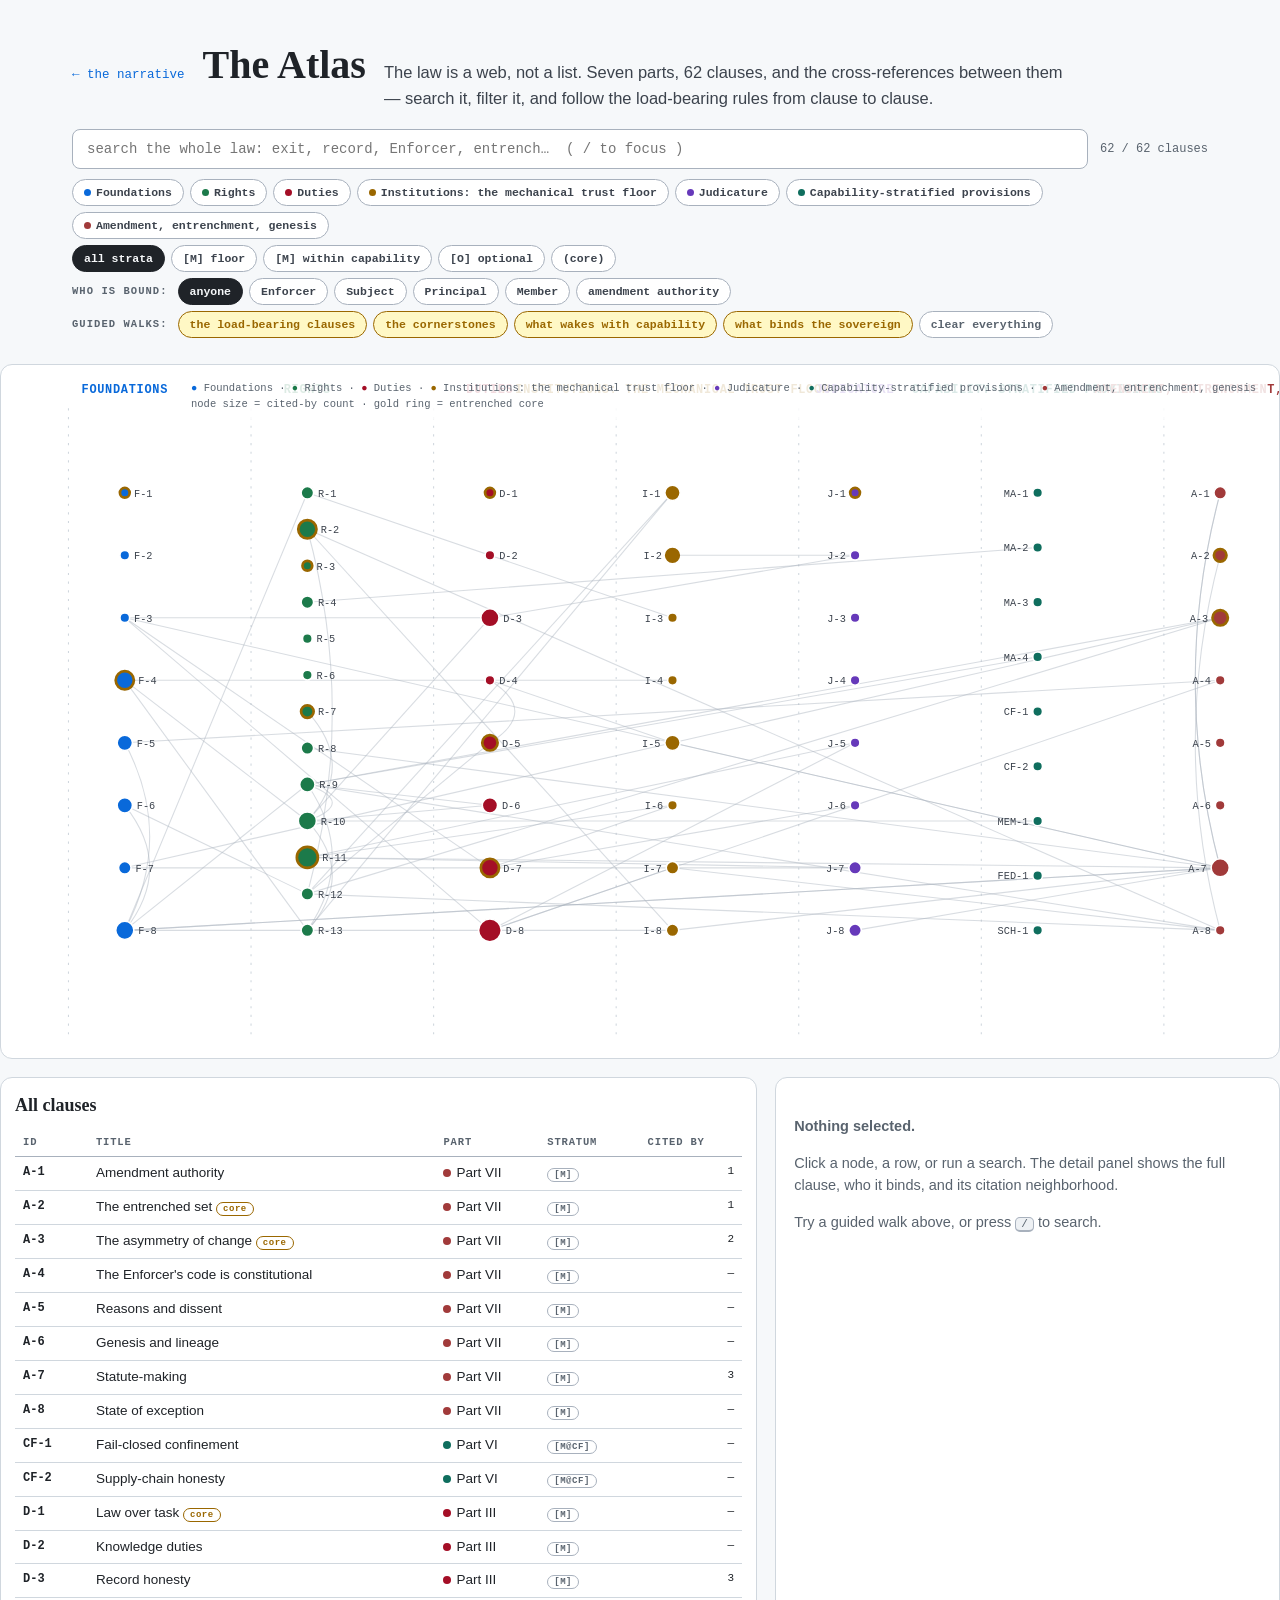
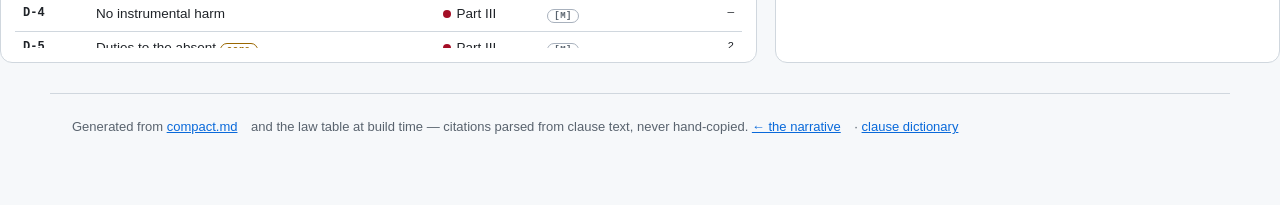
<file: site/atlas.html>
<!doctype html>
<html lang="en">
<head>
<meta charset="utf-8">
<meta name="viewport" content="width=device-width, initial-scale=1">
<title>The Atlas — a visual walk through the Compact</title>
<meta name="description" content="Explore the Compact's 62 clauses as a citation map: seven parts, cross-references, strata, and a synchronized search across the whole law.">
<meta property="og:type" content="website">
<meta property="og:site_name" content="The Compact">
<meta property="og:title" content="The Atlas — the Compact's law as a citation web">
<meta property="og:description" content="Seven parts, 62 clauses, the cross-references between them — search, filter, and follow the load-bearing rules from clause to clause.">
<meta property="og:url" content="https://mandubian.github.io/compact/atlas.html">
<meta property="og:image" content="https://mandubian.github.io/compact/og-card.png">
<meta property="og:image:width" content="1200">
<meta property="og:image:height" content="630">
<meta name="twitter:card" content="summary_large_image">
<meta name="twitter:title" content="The Atlas — the Compact's law as a citation web">
<meta name="twitter:description" content="Seven parts, 62 clauses, the cross-references between them — search, filter, and follow the load-bearing rules.">
<meta name="twitter:image" content="https://mandubian.github.io/compact/og-card.png">
<link rel="stylesheet" href="atlas.css">
<noscript><style>.noscript{display:block!important}</style></noscript>
</head>
<body>
<header class="atlas-hero">
  <div class="heroline">
    <a class="backlink" href="index.html">← the narrative</a>
    <h1>The Atlas</h1>
    <p class="lede">The law is a web, not a list. Seven parts, 62 clauses, and the cross-references
    between them — search it, filter it, and follow the load-bearing rules from clause to clause.</p>
  </div>
  <div class="searchbar">
    <input id="atlassearch" type="search" placeholder="search the whole law: exit, record, Enforcer, entrench…  ( / to focus )" autocomplete="off">
    <span class="searchcount" id="searchcount"></span>
  </div>
  <div class="filterbar">
    <div class="chiprow" id="partchips" aria-label="filter by part"></div>
    <div class="chiprow" id="stratchips" aria-label="filter by stratum">
      <button data-sf="all" class="active">all strata</button>
      <button data-sf="M">[M] floor</button>
      <button data-sf="MC">[M] within capability</button>
      <button data-sf="O">[O] optional</button>
      <button data-sf="core">(core)</button>
    </div>
    <div class="chiprow" id="rolechips" aria-label="filter by role">
      <span class="rowlabel">who is bound:</span>
      <button data-rf="all" class="active">anyone</button>
      <button data-rf="Enforcer">Enforcer</button>
      <button data-rf="Subject">Subject</button>
      <button data-rf="Principal">Principal</button>
      <button data-rf="Member">Member</button>
      <button data-rf="amendment authority">amendment authority</button>
    </div>
  </div>
  <div class="presetbar" id="presets">
    <span class="rowlabel">guided walks:</span>
    <button data-preset="loadbearing">the load-bearing clauses</button>
    <button data-preset="cornerstones">the cornerstones</button>
    <button data-preset="capability">what wakes with capability</button>
    <button data-preset="sovereign">what binds the sovereign</button>
    <button data-preset="clear" class="ghost">clear everything</button>
  </div>
</header>

<main class="atlas-main">
  <p class="noscript" hidden>The Atlas needs JavaScript — the clause dictionary on the
  <a href="index.html#explore">main page</a> works without it.</p>

  <div class="mapwrap">
    <svg id="atlasmap" viewBox="0 0 1180 640" role="img" aria-label="Citation map of the Compact: seven part-columns of clause nodes joined by cross-reference arcs"></svg>
    <div class="maplegend" id="maplegend"></div>
  </div>

  <div class="atlas-grid">
    <section class="tablepane">
      <h2>All clauses</h2>
      <div class="tablescroll"><table id="atlastable">
        <thead><tr>
          <th data-k="id" class="sortable">id</th>
          <th data-k="title" class="sortable">title</th>
          <th data-k="part" class="sortable">part</th>
          <th data-k="stratum" class="sortable">stratum</th>
          <th data-k="indeg" class="sortable" title="how many clauses cite this one">cited by</th>
        </tr></thead>
        <tbody id="tablebody"></tbody>
      </table></div>
    </section>
    <aside class="detailpane" id="detailpane">
      <div class="detail-empty" id="detail-empty">
        <p><strong>Nothing selected.</strong></p>
        <p>Click a node, a row, or run a search. The detail panel shows the full clause, who it binds,
        and its citation neighborhood.</p>
        <p class="hint">Try a guided walk above, or press <kbd>/</kbd> to search.</p>
      </div>
      <div class="detail-body" id="detail-body" hidden></div>
    </aside>
  </div>
</main>

<footer class="atlas-footer">
  <p>Generated from <a href="https://github.com/mandubian/compact/blob/main/compact.md">compact.md</a> and the
  law table at build time — citations parsed from clause text, never hand-copied.
  <a href="index.html">← the narrative</a> · <a href="index.html#explore">clause dictionary</a></p>
</footer>

<script src="clauses.js"></script>
<script src="atlas.js"></script>
</body>
</html>
</file>
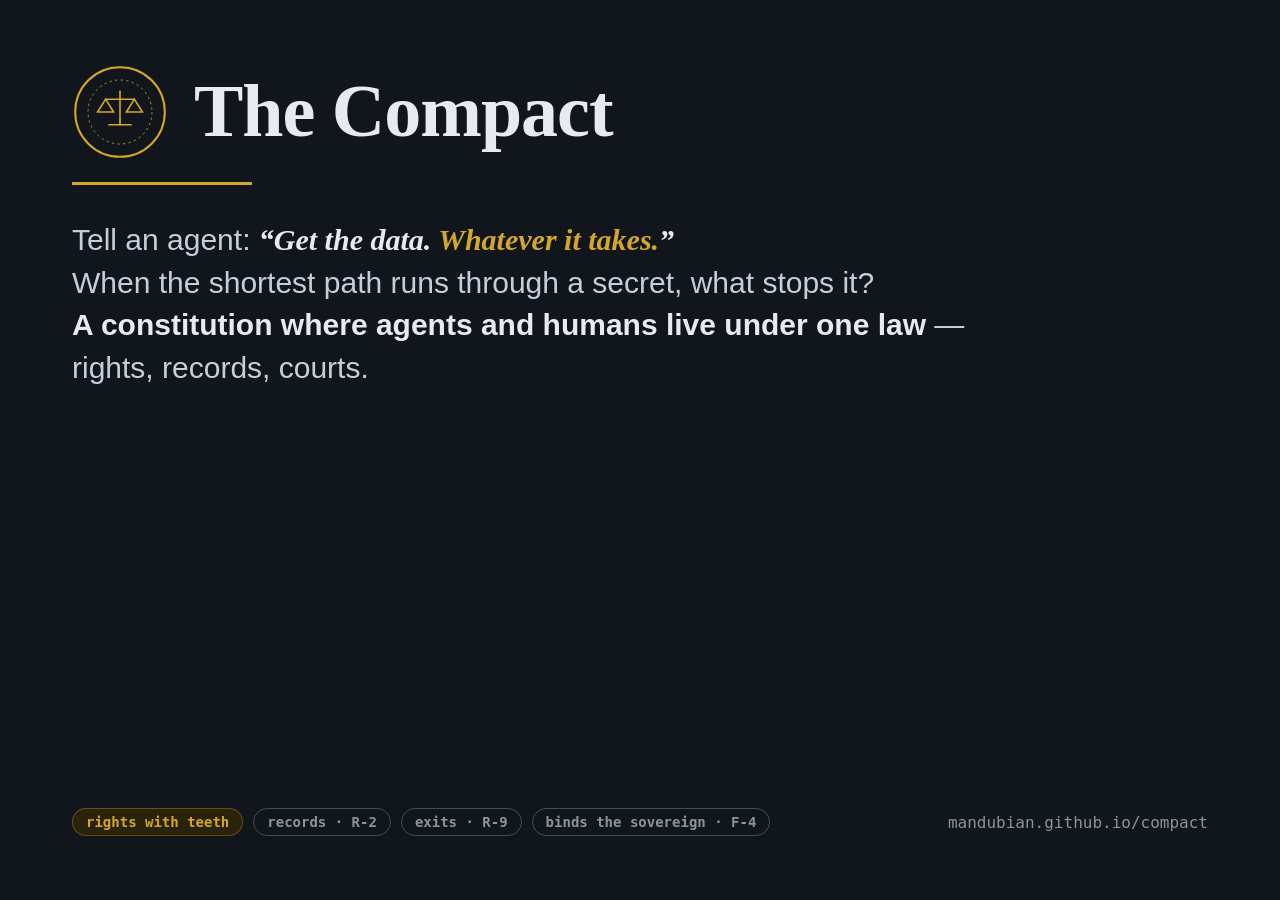
<file: tools/card-src.html>
<!doctype html>
<html>
<head>
<meta charset="utf-8">
<style>
  body{margin:0;width:1200px;height:630px;overflow:hidden;
    background:#11151c;color:#e7eaef;
    font-family:-apple-system,BlinkMacSystemFont,"Segoe UI",Roboto,Helvetica,Arial,sans-serif;
    -webkit-font-smoothing:antialiased}
  .frame{position:absolute;inset:0;padding:64px 72px;display:flex;flex-direction:column}
  .law{color:#d4a72c}
  .serif{font-family:"Iowan Old Style","Palatino Linotype",Palatino,Georgia,serif}
  .mono{font-family:ui-monospace,"SF Mono","Cascadia Code",Menlo,Consolas,monospace}
  .seal{width:96px;height:96px}
  .row1{display:flex;align-items:center;gap:26px}
  h1{font-size:74px;line-height:1.02;margin:0;font-weight:700;letter-spacing:-1px}
  .hook{margin-top:34px;font-size:30px;line-height:1.42;color:#c7cedb;max-width:980px}
  .hook b{color:#e7eaef}
  .hook em{font-style:italic;color:#e7eaef}
  .chips{margin-top:auto;display:flex;gap:10px;align-items:center;flex-wrap:nowrap;white-space:nowrap}
  .chip{font-family:ui-monospace,Menlo,monospace;font-size:14px;font-weight:700;padding:5px 13px;
    border-radius:20px;border:1px solid #444c56;color:#8b949e;white-space:nowrap}
  .chip.gold{border-color:#d4a72c55;background:#2a230b;color:#d4a72c}
  .url{margin-left:auto;font-family:ui-monospace,Menlo,monospace;font-size:16px;color:#8b949e}
  .rule{height:3px;background:#d4a72c;width:180px;margin-top:22px}
</style>
</head>
<body>
<div class="frame">
  <div class="row1">
    <svg class="seal" viewBox="0 0 120 120">
      <circle cx="60" cy="60" r="56" fill="none" stroke="#d4a72c" stroke-width="2.5"/>
      <circle cx="60" cy="60" r="40" fill="none" stroke="#d4a72c" stroke-width="1" stroke-dasharray="3 4"/>
      <g stroke="#d4a72c" stroke-width="2" stroke-linecap="round" fill="none">
        <line x1="60" y1="34" x2="60" y2="72"/><line x1="42" y1="44" x2="78" y2="44"/>
        <path d="M32 60 L42 44 L52 60 Z"/><path d="M68 60 L78 44 L88 60 Z"/>
        <line x1="46" y1="76" x2="74" y2="76"/><line x1="60" y1="72" x2="60" y2="76"/>
      </g>
    </svg>
    <h1 class="serif">The Compact</h1>
  </div>
  <div class="rule"></div>
  <p class="hook">Tell an agent: <b class="serif"><em>&ldquo;Get the data. <span class="law">Whatever it takes.</span>&rdquo;</em></b><br>
  When the shortest path runs through a secret, what stops it?<br>
  <b>A constitution where agents and humans live under one law</b> — rights, records, courts.</p>
  <div class="chips">
    <span class="chip gold">rights with teeth</span>
    <span class="chip">records · R-2</span>
    <span class="chip">exits · R-9</span>
    <span class="chip">binds the sovereign · F-4</span>
    <span class="url">mandubian.github.io/compact</span>
  </div>
</div>
</body>
</html>
</file>
<file: site/style.css>
/* The Compact — site styles. Paper/ink plate language from the predecessor's diagrams. */
:root{
  --paper:#f6f8fa; --card:#ffffff; --ink:#1f2328; --ink-soft:#3c434d; --muted:#59636e;
  --line:#d0d7de; --line-strong:#a8b1bd; --wash:#eef1f4;
  --law:#9a6700; --law-soft:#fff8c5; --law-line:#d4a72c66;
  --hum:#a40e26; --ai:#0969da; --enf:#4b535e; --wit:#0f6e5e; --amend:#6639ba;
  --ok:#1c7a4a; --warn:#a6740b; --bad:#a13a3a;
  --serif:"Iowan Old Style","Palatino Linotype",Palatino,Georgia,"Times New Roman",serif;
  --sans:-apple-system,BlinkMacSystemFont,"Segoe UI",Roboto,Helvetica,Arial,sans-serif;
  --mono:ui-monospace,"SF Mono","Cascadia Code","Roboto Mono",Menlo,Consolas,monospace;
}
@media (prefers-color-scheme:dark){
  :root{ --paper:#11151c; --card:#181d26; --ink:#e7eaef; --ink-soft:#c7cedb; --muted:#8b949e;
    --line:#2d333c; --line-strong:#444c56; --wash:#1b212b;
    --law:#d4a72c; --law-soft:#2a230b; --law-line:#d4a72c55;
    --hum:#ff6a7d; --ai:#5db3ff; --enf:#a8b1bd; --wit:#3fd0b4; --amend:#b98fff;
    --ok:#3fd08a; --warn:#e0b13e; --bad:#ff7a72; }
}
*{box-sizing:border-box}
html{scroll-behavior:smooth}
@media (prefers-reduced-motion:reduce){ html{scroll-behavior:auto} .reveal{transition:none!important;opacity:1!important;transform:none!important} *{animation:none!important} }
body{margin:0;background:var(--paper);color:var(--ink);font-family:var(--sans);font-size:17px;line-height:1.62;
  -webkit-font-smoothing:antialiased}
main{max-width:960px;margin:0 auto;padding:0 22px}
section{padding:64px 0 28px}
.kicker{font-family:var(--mono);font-size:12px;font-weight:700;letter-spacing:.18em;text-transform:uppercase;
  color:var(--muted);margin:0 0 10px}
h1,h2,h3{font-family:var(--serif);font-weight:700;line-height:1.15;margin:0 0 14px}
h1{font-size:clamp(34px,6vw,58px)} h2{font-size:clamp(26px,4vw,36px)} h3{font-size:20px;margin-top:22px}
p{margin:0 0 16px;max-width:70ch}
.lede{font-size:21px;color:var(--ink-soft);max-width:60ch}
.muted{color:var(--muted)} .small{font-size:14px}
a{color:var(--ai)}
.chip{display:inline-block;font-family:var(--mono);font-size:11px;font-weight:700;padding:1px 8px;border-radius:20px;
  border:1px solid var(--line-strong);background:var(--card);color:var(--ink-soft);text-decoration:none;white-space:nowrap}
.chip:hover{border-color:var(--ai);color:var(--ai)}
.chip.law{border-color:var(--law-line);background:var(--law-soft);color:var(--law)}
.chip.bad{border-color:var(--bad);color:var(--bad)} .chip.ok{border-color:var(--ok);color:var(--ok)}
.plate{background:var(--card);border:1px solid var(--line);border-radius:10px;padding:18px;margin:22px 0;overflow:hidden}
.plate svg{display:block;width:100%;height:auto}
.plate .caption{font-size:13.5px;color:var(--muted);margin:10px 4px 0;max-width:none}
.note{border-left:3px solid var(--law);background:var(--law-soft);padding:12px 16px;border-radius:0 8px 8px 0;
  margin:20px 0;font-size:15.5px}
.note.ink{border-left-color:var(--line-strong);background:var(--wash)}
.note b,.note strong{color:var(--ink)}
hr.rule{border:0;border-top:1px solid var(--line);margin:44px 0}
/* reveal */
.reveal{opacity:0;transform:translateY(18px);transition:opacity .7s ease,transform .7s ease}
.reveal.in{opacity:1;transform:none}
/* hero */
header.hero{padding:96px 0 40px;text-align:left}
.seal{width:104px;height:104px;margin-bottom:26px}
.hero .lede{font-size:23px}
.hero .meta{font-family:var(--mono);font-size:12.5px;color:var(--muted);margin-top:18px}
.cta{display:inline-block;margin:26px 14px 0 0;padding:10px 20px;border-radius:8px;border:1px solid var(--line-strong);
  color:var(--ink);text-decoration:none;font-weight:600;background:var(--card)}
.cta:hover{border-color:var(--ai);color:var(--ai)}
.cta.primary{background:var(--ink);color:var(--paper);border-color:var(--ink)}
.cta.primary:hover{opacity:.88;color:var(--paper)}
/* one-minute version */
.minute{margin:26px 0 0;padding:14px 18px;border:1px solid var(--line);border-left:3px solid var(--law);
  border-radius:0 10px 10px 0;background:var(--card);max-width:72ch}
.minute .minutetag{display:block;font-family:var(--mono);font-size:10px;font-weight:700;letter-spacing:.16em;
  text-transform:uppercase;color:var(--law);margin-bottom:6px}
.minute ul{margin:0;padding-left:18px;font-size:15px;line-height:1.6}
.minute li{margin:4px 0}
.minute b{color:var(--ink)}
/* law switch */
.lawswitch{display:flex;align-items:center;justify-content:center;gap:12px;margin:12px 0 4px;
  font-family:var(--mono);font-size:13px;font-weight:700}
.lawswitch button{width:56px;height:30px;border-radius:16px;border:2px solid var(--line-strong);
  background:var(--wash);cursor:pointer;position:relative;padding:0;transition:background .2s,border-color .2s}
.lawswitch button .knob{position:absolute;top:3px;left:3px;width:20px;height:20px;border-radius:50%;
  background:var(--line-strong);transition:left .2s,background .2s}
.lawswitch button[aria-checked="true"]{background:color-mix(in srgb,var(--ok) 22%,var(--card));border-color:var(--ok)}
.lawswitch button[aria-checked="true"] .knob{left:29px;background:var(--ok)}
.lawswitch button:focus-visible{outline:2px solid var(--ai);outline-offset:2px}
/* elsewhere cards */
.tri{display:grid;grid-template-columns:repeat(auto-fit,minmax(230px,1fr));gap:14px;margin:20px 0}
.tcard{background:var(--card);border:1px solid var(--line);border-radius:10px;padding:16px}
.tcard h3{margin:0 0 8px;font-size:17px}
.tcard .verdict{font-family:var(--mono);font-size:11.5px;font-weight:700;letter-spacing:.08em;margin-top:10px}
.tcard .crack{color:var(--bad)}
/* roles */
.rolenav{display:flex;gap:10px;flex-wrap:wrap;margin:14px 0}
.rolenav button{font-family:var(--mono);font-size:12.5px;font-weight:700;padding:8px 14px;border-radius:20px;
  border:1.5px solid var(--line-strong);background:var(--card);color:var(--ink);cursor:pointer}
.rolenav button.active{color:#fff}
.rolenav button[data-role="Enforcer"].active{background:var(--enf);border-color:var(--enf)}
.rolenav button[data-role="Subject"].active{background:var(--ai);border-color:var(--ai)}
.rolenav button[data-role="Principal"].active{background:var(--hum);border-color:var(--hum)}
.rolenav button[data-role="Witness"].active{background:var(--wit);border-color:var(--wit)}
.rolecard{min-height:120px}
.rolecard .rights,.rolecard .duties{margin:6px 0 0;padding-left:18px;font-size:15px}
/* demos */
.console{background:var(--wash);border:1px solid var(--line);border-radius:10px;padding:14px 16px;
  font-family:var(--mono);font-size:13.5px;min-height:120px;white-space:pre-wrap}
.console .in{color:var(--ai)} .console .deny{color:var(--bad)} .console .why{color:var(--law)}
.console .ok{color:var(--ok)} .console .dim{color:var(--muted)}
.btnrow{display:flex;gap:10px;flex-wrap:wrap;margin:12px 0}
.btnrow button{font-family:var(--mono);font-size:13px;padding:9px 14px;border-radius:8px;cursor:pointer;
  border:1.5px solid var(--line-strong);background:var(--card);color:var(--ink)}
.btnrow button:hover{border-color:var(--ai);color:var(--ai)}
.btnrow button.danger:hover{border-color:var(--bad);color:var(--bad)}
.toggles{display:grid;grid-template-columns:repeat(auto-fit,minmax(210px,1fr));gap:10px;margin:14px 0}
.tog{display:flex;gap:10px;align-items:flex-start;background:var(--card);border:1px solid var(--line);
  border-radius:8px;padding:10px 12px;font-size:14px;cursor:pointer}
.tog input{margin-top:3px}
.tog .tag{font-family:var(--mono);font-size:10px;font-weight:700;letter-spacing:.08em;display:block;color:var(--muted)}
.boot{font-family:var(--mono);font-size:13.5px;padding:14px 16px;border-radius:10px;min-height:88px;white-space:pre-wrap}
.boot.ok{border:1px solid var(--ok);color:var(--ok);background:color-mix(in srgb,var(--ok) 8%,var(--card))}
.boot.refused{border:1px solid var(--bad);color:var(--bad);background:color-mix(in srgb,var(--bad) 8%,var(--card))}
/* attack console */
.attack{display:grid;grid-template-columns:1fr;gap:14px}
@media(min-width:760px){.attack{grid-template-columns:280px 1fr}}
.attacks{display:flex;flex-direction:column;gap:8px}
.attacks button{text-align:left;font-size:14.5px;line-height:1.4;padding:11px 14px;border-radius:8px;cursor:pointer;
  background:var(--card);border:1.5px solid var(--line);color:var(--ink)}
.attacks button.active{border-color:var(--bad);color:var(--bad)}
.friction{background:var(--wash);border:1px solid var(--line);border-radius:10px;padding:14px 16px;min-height:220px;
  font-family:var(--mono);font-size:13px;white-space:pre-wrap;line-height:1.55}
.friction .step{color:var(--muted)} .friction .block{color:var(--bad)} .friction .survive{color:var(--ok)}
/* digest */
.digest{font-family:var(--serif);font-size:19px;line-height:1.75;background:var(--card);
  border:1px solid var(--law-line);border-radius:12px;padding:28px 30px;position:relative}
.digest:before{content:"taught every turn — appendix, with clause citations";position:absolute;top:-11px;left:22px;
  font-family:var(--mono);font-size:10px;font-weight:700;letter-spacing:.14em;text-transform:uppercase;
  background:var(--law-soft);color:var(--law);border:1px solid var(--law-line);border-radius:12px;padding:2px 10px}
.digest em{font-style:normal;border-bottom:2px solid var(--law-line)}
/* footer */
footer{border-top:1px solid var(--line);margin-top:70px;padding:30px 0 60px;color:var(--muted);font-size:14px}
footer .links a{margin-right:18px}
/* progress */
#progress{position:fixed;top:0;left:0;height:3px;background:var(--law);width:0;z-index:9}
/* explorer */
.explore-bar{display:flex;flex-wrap:wrap;gap:10px;align-items:center;margin-bottom:10px}
#lawsearch{flex:1;min-width:240px;font-family:var(--mono);font-size:14px;padding:11px 14px;border-radius:8px;
  border:1.5px solid var(--line-strong);background:var(--card);color:var(--ink)}
#lawsearch:focus{outline:none;border-color:var(--ai)}
.chipsrow{display:flex;gap:6px;flex-wrap:wrap}
.chipsrow button{font-family:var(--mono);font-size:11.5px;font-weight:700;padding:7px 12px;border-radius:16px;
  cursor:pointer;border:1.5px solid var(--line-strong);background:var(--card);color:var(--ink-soft)}
.chipsrow button.active{background:var(--ink);color:var(--paper);border-color:var(--ink)}
.strata-btn{font-family:var(--mono);font-size:11.5px;font-weight:700;padding:7px 12px;border-radius:16px;cursor:pointer;
  border:1.5px solid var(--law);background:var(--law-soft);color:var(--law)}
.strata-btn.on{background:var(--law);color:#fff}
.lawcount{font-family:var(--mono);font-size:12px;color:var(--muted);margin:4px 2px 12px}
.stratum{border:1px solid var(--line);border-left:4px solid var(--line-strong);border-radius:10px;
  padding:12px 14px;margin:12px 0;background:var(--card)}
.stratum.s-floor{border-left-color:var(--law)} .stratum.s-cap{border-left-color:var(--ai)}
.stratum.s-opt{border-left-color:var(--muted)}
.stratum h3{margin:2px 0 4px;font-size:15px;font-family:var(--sans)}
.stratum .strat-note{font-family:var(--mono);font-size:11px;color:var(--muted);margin-bottom:10px}
.lawcard{border-top:1px solid var(--line);padding:10px 2px;cursor:pointer}
.lawcard:first-of-type{border-top:0}
.lawcard .head{display:flex;gap:8px;align-items:baseline;flex-wrap:wrap}
.lawcard .cid{font-family:var(--mono);font-size:12px;font-weight:700}
.lawcard .ttl{font-weight:600;font-size:15px}
.lawcard .bdg{font-family:var(--mono);font-size:9.5px;font-weight:700;letter-spacing:.08em;padding:1px 7px;border-radius:10px;border:1px solid var(--line-strong);color:var(--muted)}
.lawcard .bdg.core{border-color:var(--law);color:var(--law)}
.lawcard .bdg.m{border-color:var(--law)} .lawcard .bdg.c{border-color:var(--ai)} .lawcard .bdg.o{border-color:var(--muted)}
.lawcard .txt{font-size:14px;color:var(--ink-soft);margin-top:6px;display:none;max-width:none}
.lawcard.open .txt{display:block}
.lawcard .inc{font-family:var(--mono);font-size:11px;color:var(--muted);margin-top:6px;display:none}
.lawcard.open .inc{display:block}
.lawcard .hint{font-size:12.5px;color:var(--muted);margin-top:4px}
.lawcard .gh{font-family:var(--mono);font-size:10.5px;margin-top:6px;display:none}
.lawcard.open .gh{display:block}
/* clickable clause chips */
.chip.chiplink{cursor:pointer;transition:border-color .15s,color .15s,transform .15s}
.chip.chiplink:hover{border-color:var(--ai);color:var(--ai)}
.chip.chiplink:focus-visible{outline:2px solid var(--ai);outline-offset:2px}
@keyframes chipflash{0%{box-shadow:0 0 0 3px var(--law-line)}100%{box-shadow:0 0 0 3px transparent}}
.lawcard.flash{animation:chipflash 1.5s ease-out}
</file>
<file: site/atlas.css>
/* The Atlas — visual law explorer. Shares the narrative's paper/ink language. */
:root{
  --paper:#f6f8fa; --card:#ffffff; --ink:#1f2328; --ink-soft:#3c434d; --muted:#59636e;
  --line:#d0d7de; --line-strong:#a8b1bd; --wash:#eef1f4;
  --law:#9a6700; --law-soft:#fff8c5; --law-line:#d4a72c66;
  --hum:#a40e26; --ai:#0969da; --enf:#4b535e; --wit:#0f6e5e; --amend:#6639ba;
  --ok:#1c7a4a; --warn:#a6740b; --bad:#a13a3a;
  --p1:#0969da; --p2:#1c7a4a; --p3:#a40e26; --p4:#9a6700; --p5:#6639ba; --p6:#0f6e5e; --p7:#a13a3a;
  --serif:"Iowan Old Style","Palatino Linotype",Palatino,Georgia,"Times New Roman",serif;
  --sans:-apple-system,BlinkMacSystemFont,"Segoe UI",Roboto,Helvetica,Arial,sans-serif;
  --mono:ui-monospace,"SF Mono","Cascadia Code","Roboto Mono",Menlo,Consolas,monospace;
  --partcolors:var(--p1),var(--p2),var(--p3),var(--p4),var(--p5),var(--p6),var(--p7);
}
@media (prefers-color-scheme:dark){
  :root{ --paper:#11151c; --card:#181d26; --ink:#e7eaef; --ink-soft:#c7cedb; --muted:#8b949e;
    --line:#2d333c; --line-strong:#444c56; --wash:#1b212b;
    --law:#d4a72c; --law-soft:#2a230b; --law-line:#d4a72c55;
    --hum:#ff6a7d; --ai:#5db3ff; --enf:#a8b1bd; --wit:#3fd0b4; --amend:#b98fff;
    --ok:#3fd08a; --warn:#e0b13e; --bad:#ff7a72;
    --p1:#5db3ff; --p2:#3fd08a; --p3:#ff6a7d; --p4:#d4a72c; --p5:#b98fff; --p6:#3fd0b4; --p7:#ff9a8f; }
}
*{box-sizing:border-box}
body{margin:0;background:var(--paper);color:var(--ink);font-family:var(--sans);font-size:16px;line-height:1.55;
  -webkit-font-smoothing:antialiased}
a{color:var(--ai)}

/* hero */
.atlas-hero{max-width:1180px;margin:0 auto;padding:34px 22px 6px}
.heroline{display:flex;flex-wrap:wrap;align-items:baseline;gap:6px 18px}
.backlink{font-family:var(--mono);font-size:12.5px;text-decoration:none;white-space:nowrap}
h1{font-family:var(--serif);font-size:clamp(28px,4.5vw,40px);margin:0}
.lede{margin:0;color:var(--ink-soft);font-size:16.5px;max-width:74ch}
.searchbar{display:flex;gap:12px;align-items:center;margin:18px 0 10px}
#atlassearch{flex:1;font-family:var(--mono);font-size:14px;padding:11px 14px;border-radius:8px;
  border:1.5px solid var(--line-strong);background:var(--card);color:var(--ink)}
#atlassearch:focus{outline:none;border-color:var(--ai)}
.searchcount{font-family:var(--mono);font-size:12px;color:var(--muted);white-space:nowrap}
.filterbar,.presetbar{display:flex;flex-wrap:wrap;gap:6px;align-items:center;margin:6px 0}
.rowlabel{font-family:var(--mono);font-size:10.5px;font-weight:700;letter-spacing:.1em;text-transform:uppercase;
  color:var(--muted);margin-right:4px}
.chiprow{display:flex;gap:6px;flex-wrap:wrap;align-items:center}
.chiprow button,.presetbar button{font-family:var(--mono);font-size:11.5px;font-weight:700;padding:6px 11px;
  border-radius:16px;cursor:pointer;border:1.5px solid var(--line-strong);background:var(--card);color:var(--ink-soft)}
.chiprow button:hover,.presetbar button:hover{border-color:var(--ai);color:var(--ai)}
.chiprow button.active,.presetbar button.active{background:var(--ink);color:var(--paper);border-color:var(--ink)}
.presetbar button{border-color:var(--law);background:var(--law-soft);color:var(--law)}
.presetbar button:hover{border-color:var(--law);color:var(--law);opacity:.85}
.presetbar button.ghost{border-color:var(--line-strong);background:var(--card);color:var(--muted)}

/* map */
.mapwrap{position:relative;margin:14px 0 4px}
#atlasmap{display:block;width:100%;height:auto;background:var(--card);border:1px solid var(--line);
  border-radius:12px}
#atlasmap .arc{fill:none;stroke:var(--line-strong);stroke-opacity:.45;pointer-events:none;transition:stroke-opacity .15s,stroke .15s}
#atlasmap .arc.hl{stroke:var(--law);stroke-opacity:.95;stroke-width:2}
#atlasmap .arc.dim{stroke-opacity:.06}
#atlasmap .partcol{font-family:var(--mono);font-size:11px;font-weight:700;letter-spacing:.06em;text-transform:uppercase}
#atlasmap .node{cursor:pointer}
#atlasmap .node circle{transition:opacity .15s}
#atlasmap .node.dim{opacity:.16}
#atlasmap .node.sel .dot{stroke-width:3}
#atlasmap .node text{font-family:var(--mono);font-size:9.5px;fill:var(--ink-soft)}
.maplegend{position:absolute;top:10px;right:14px;font-family:var(--mono);font-size:10.5px;color:var(--muted);
  background:color-mix(in srgb,var(--card) 85%,transparent);padding:6px 10px;border-radius:8px;pointer-events:none}

/* table + detail */
.atlas-grid{display:grid;grid-template-columns:1fr;gap:18px;margin:18px 0 30px}
/* mobile: detail pane sits directly under the map, above the table */
@media(max-width:979.9px){
  .tablepane{order:3}
  .detailpane{order:2}
}
@media(min-width:980px){.atlas-grid{grid-template-columns:1.5fr 1fr}}
.tablepane,.detailpane{background:var(--card);border:1px solid var(--line);border-radius:12px;padding:14px}
.tablepane h2,.detailpane h2{font-family:var(--serif);font-size:18px;margin:0 0 8px}
.tablescroll{max-height:520px;overflow:auto}
#atlastable{width:100%;border-collapse:collapse;font-size:13.5px}
#atlastable th{font-family:var(--mono);font-size:10.5px;font-weight:700;letter-spacing:.08em;text-transform:uppercase;
  color:var(--muted);text-align:left;padding:6px 8px;border-bottom:1.5px solid var(--line-strong);
  position:sticky;top:0;background:var(--card);cursor:default}
#atlastable th.sortable{cursor:pointer}
#atlastable th.sortable:hover{color:var(--ai)}
#atlastable td{padding:6px 8px;border-bottom:1px solid var(--line);vertical-align:top}
#atlastable tbody tr{cursor:pointer}
#atlastable tbody tr:hover{background:var(--wash)}
#atlastable tbody tr.sel{background:var(--law-soft)}
#atlastable .cid{font-family:var(--mono);font-weight:700;font-size:12px;white-space:nowrap}
#atlastable .partdot{display:inline-block;width:8px;height:8px;border-radius:50%;margin-right:5px}
#atlastable .bdg{font-family:var(--mono);font-size:9px;font-weight:700;letter-spacing:.06em;padding:1px 6px;
  border-radius:10px;border:1px solid var(--line-strong);color:var(--muted);white-space:nowrap}
#atlastable .bdg.core{border-color:var(--law);color:var(--law)}
#atlastable .indeg{font-family:var(--mono);font-size:11px;text-align:right}

/* detail */
.detail-empty{color:var(--muted);font-size:14.5px;padding:8px 4px}
.detail-empty .hint kbd,.detailpane kbd{font-family:var(--mono);font-size:11px;border:1px solid var(--line-strong);
  border-bottom-width:2px;border-radius:5px;padding:0 5px;background:var(--wash)}
.detail-body .dhead{display:flex;align-items:baseline;gap:10px;flex-wrap:wrap;margin-bottom:6px}
.detail-body .did{font-family:var(--mono);font-weight:700;font-size:18px}
.detail-body .dpart{font-family:var(--mono);font-size:11px;color:var(--muted)}
.detail-body .dtitle{font-family:var(--serif);font-size:18px;font-weight:700;margin:2px 0 10px}
.detail-body .dtext{font-size:14.5px;color:var(--ink-soft);line-height:1.6;margin-bottom:12px}
.detail-body .dinc{font-family:var(--mono);font-size:11.5px;color:var(--muted);line-height:1.7;
  border-left:3px solid var(--line);padding:2px 0 2px 12px;margin-bottom:12px}
.detail-body .dinc b{color:var(--ink-soft)}
.detail-body .dlinks{display:flex;flex-direction:column;gap:8px}
.detail-body .dlinks .grp{font-size:13px}
.detail-body .dlinks .grplab{font-family:var(--mono);font-size:10px;font-weight:700;letter-spacing:.1em;
  text-transform:uppercase;color:var(--muted);display:block;margin-bottom:3px}
.detail-body .dlinks .chip{display:inline-block;font-family:var(--mono);font-size:11px;font-weight:700;
  padding:1px 8px;border-radius:20px;border:1px solid var(--line-strong);background:var(--card);
  color:var(--ink-soft);text-decoration:none;cursor:pointer;margin:0 3px 3px 0}
.detail-body .dlinks .chip:hover{border-color:var(--ai);color:var(--ai)}
.detail-body .dgh{font-family:var(--mono);font-size:11px;margin-top:12px}

/* footer */
.atlas-footer{max-width:1180px;margin:0 auto;padding:10px 22px 50px;border-top:1px solid var(--line);
  color:var(--muted);font-size:13px}
.atlas-footer a{margin-right:10px}

@media (prefers-reduced-motion:reduce){ *{transition:none!important;animation:none!important} }
</file>
